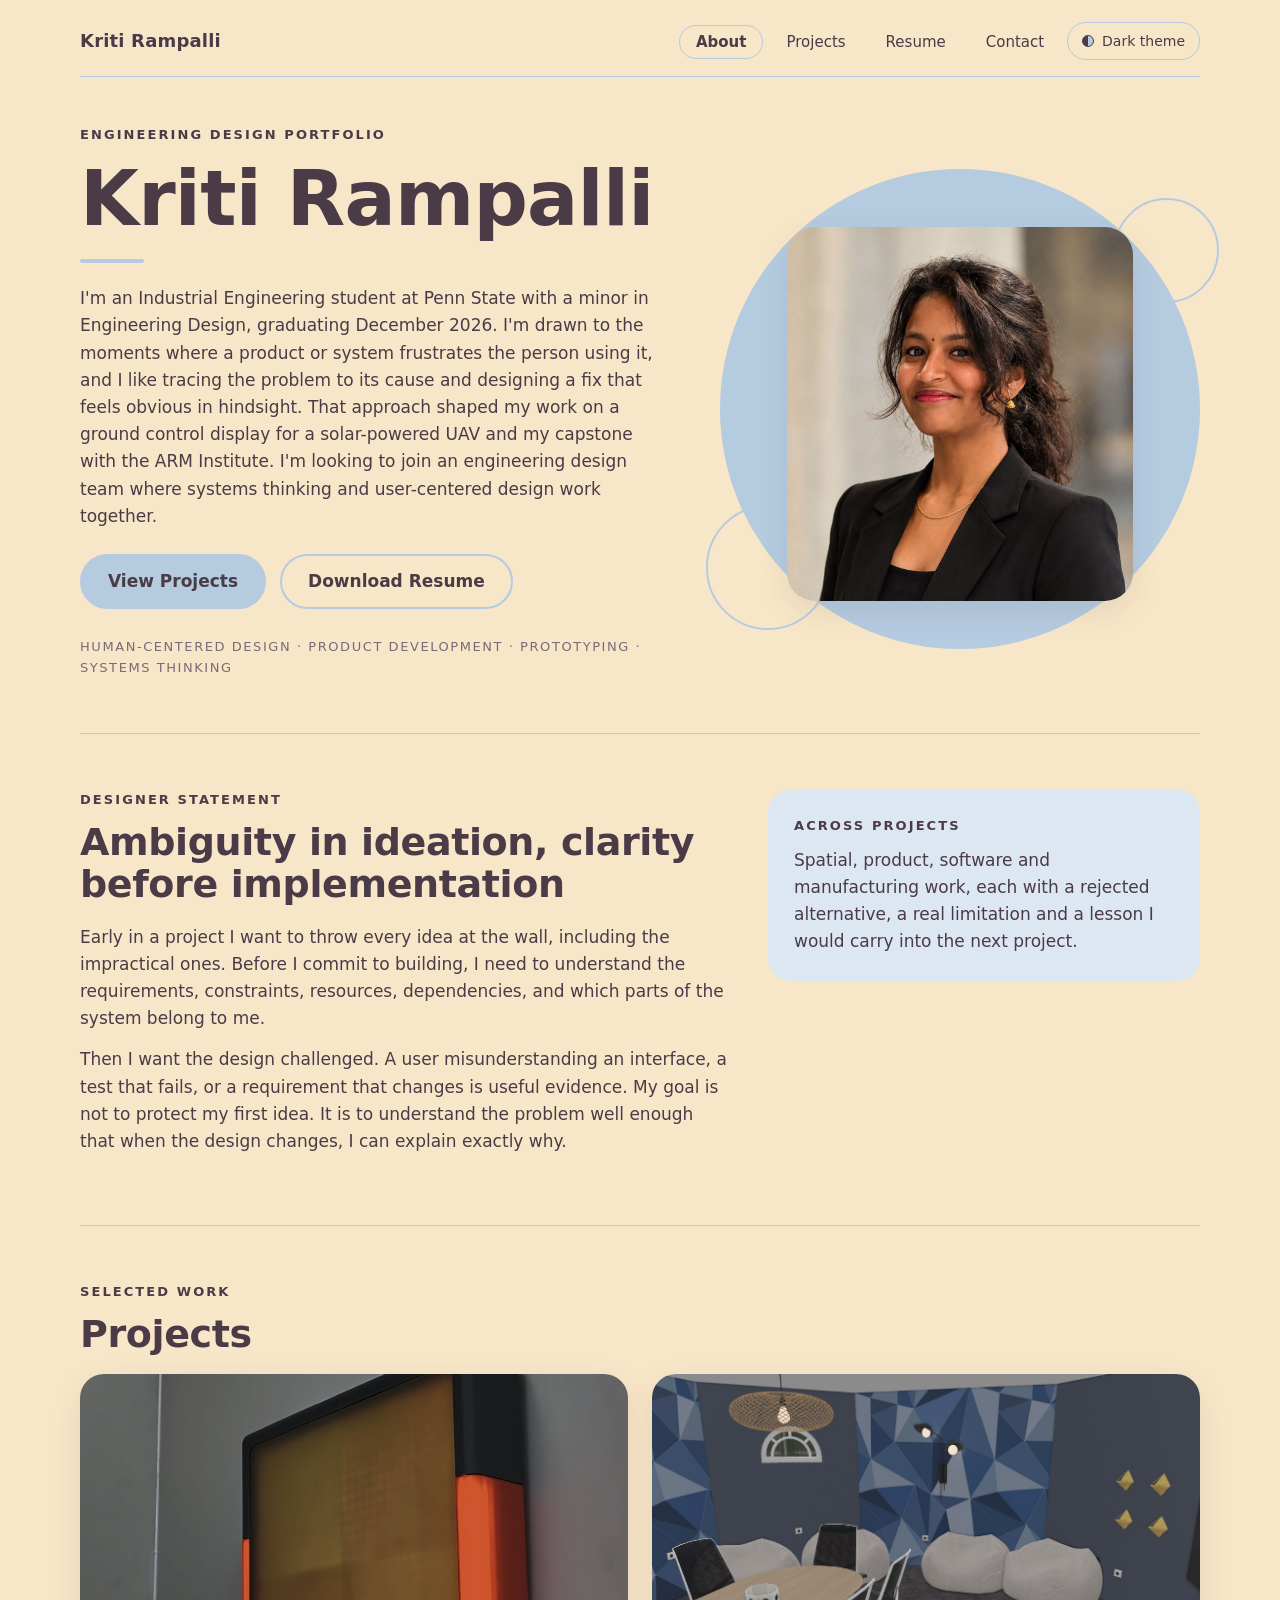
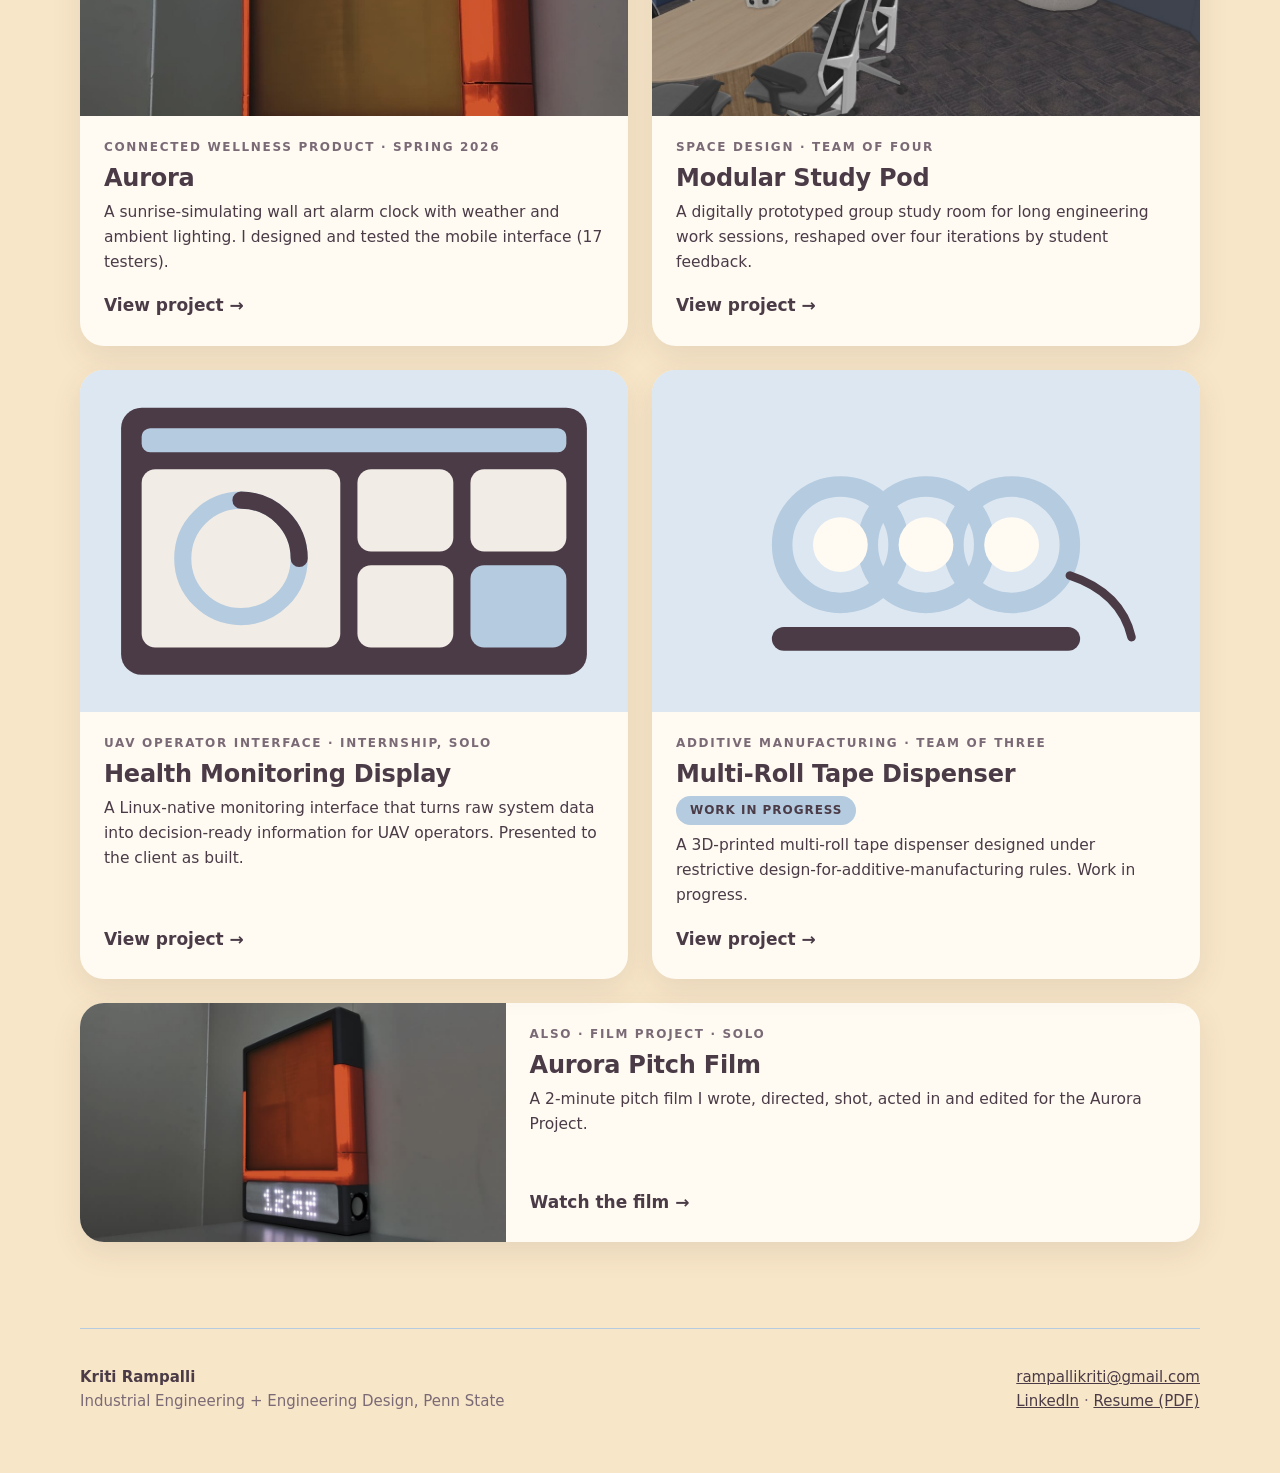
<file: index.html>
<!doctype html>
<html lang="en"><head><meta charset="utf-8"><meta name="viewport" content="width=device-width, initial-scale=1">
<title>Kriti Rampalli | Engineering Design Portfolio</title><meta name="description" content="Engineering design portfolio of Kriti Rampalli: Aurora, Modular Study Pod, Health Monitoring Display and a multi-roll tape dispenser."><script>var d='auto';if(d==='auto'){d=(window.matchMedia&&matchMedia('(prefers-color-scheme: dark)').matches)?'dark':'light'}try{d=localStorage.getItem('kr-theme')||d}catch(e){}if(d==='dark')document.documentElement.setAttribute('data-theme','dark')</script><link rel="stylesheet" href="style.css"></head>
<body><a class="skip" href="#main">Skip to content</a>
<header class="wrap"><nav class="nav" aria-label="Main">
<a class="brand" href="index.html">Kriti Rampalli</a>
<ul><li><a class="link" href="index.html#about" aria-current="page">About</a></li><li><a class="link" href="index.html#projects">Projects</a></li><li><a class="link" href="resume.pdf">Resume</a></li><li><a class="link" href="index.html#contact">Contact</a></li>
<li><button class="toggle" id="themeToggle" type="button" aria-pressed="false"><span class="dot"></span><span id="themeLabel">Dark theme</span></button></li></ul>
</nav></header><main id="main">
<div class="wrap">
<section class="hero" id="about">
<div><p class="eyebrow">Engineering Design Portfolio</p><h1>Kriti Rampalli</h1><div class="rule"></div>
<p class="lede">I'm an Industrial Engineering student at Penn State with a minor in Engineering Design, graduating December 2026. I'm drawn to the moments where a product or system frustrates the person using it, and I like tracing the problem to its cause and designing a fix that feels obvious in hindsight. That approach shaped my work on a ground control display for a solar-powered UAV and my capstone with the ARM Institute. I'm looking to join an engineering design team where systems thinking and user-centered design work together.</p>
<div class="btns"><a class="btn" href="#projects">View Projects</a><a class="btn ghost" href="resume.pdf">Download Resume</a></div>
<p class="tags">Human-Centered Design · Product Development · Prototyping · Systems Thinking</p></div>
<div class="blobwrap"><div class="blob"></div><span class="ring"></span><span class="ring b"></span>
<img src="assets/portrait.jpg" alt="Portrait of Kriti Rampalli smiling, wearing a black blazer" width="860" height="1032"></div>
</section>

<section class="s" id="statement"><div class="cols wide-left"><div><p class="eyebrow">Designer statement</p>
<h2>Ambiguity in ideation, clarity before implementation</h2>
<p>Early in a project I want to throw every idea at the wall, including the impractical ones. Before I commit to building, I need to understand the requirements, constraints, resources, dependencies, and which parts of the system belong to me.</p>
<p>Then I want the design challenged. A user misunderstanding an interface, a test that fails, or a requirement that changes is useful evidence. My goal is not to protect my first idea. It is to understand the problem well enough that when the design changes, I can explain exactly why.</p></div>
<div class="card soft"><p class="eyebrow">Across Projects</p><p style="margin:0">Spatial, product, software and manufacturing work, each with a rejected alternative, a real limitation and a lesson I would carry into the next project.</p></div></div></section>

<section class="s" id="projects"><p class="eyebrow">Selected work</p><h2>Projects</h2>
<div class="grid2"><a class="proj" href="aurora.html"><div class="cover"><img src="assets/hero_square.jpg" alt="Aurora prototype showing an amber light panel above an LED clock display"></div><div class="txt"><div class="kicker">Connected wellness product · Spring 2026</div>
<h3>Aurora</h3><p>A sunrise-simulating wall art alarm clock with weather and ambient lighting. I designed and tested the mobile interface (17 testers).</p><span class="go">View project →</span></div></a><a class="proj" href="study-pod.html"><div class="cover"><img src="assets/pod_final_interior.jpg" alt="3D render of the Modular Study Pod interior with an oval table, black chairs, bean bags and a faceted blue wall"></div><div class="txt"><div class="kicker">Space design · Team of four</div>
<h3>Modular Study Pod</h3><p>A digitally prototyped group study room for long engineering work sessions, reshaped over four iterations by student feedback.</p><span class="go">View project →</span></div></a><a class="proj" href="health-display.html"><div class="cover"><svg viewBox="0 0 320 200" role="img" aria-label="Abstract landscape display layout with a status bar, large overall-state area and component tiles"><rect width="320" height="200" class="svg-soft"/><rect x="24" y="22" width="272" height="156" rx="12" class="svg-strong"/><rect x="36" y="34" width="248" height="14" rx="5" style="fill:var(--accent)"/><rect x="36" y="58" width="116" height="104" rx="8" class="svg-panel" opacity=".92"/><circle cx="94" cy="110" r="34" fill="none" stroke-width="10" style="stroke:var(--accent)"/><path d="M94 76 A34 34 0 0 1 128 110" fill="none" stroke-width="10" stroke-linecap="round" style="stroke:var(--ink)"/><rect x="162" y="58" width="56" height="48" rx="8" class="svg-panel" opacity=".92"/><rect x="228" y="58" width="56" height="48" rx="8" class="svg-panel" opacity=".92"/><rect x="162" y="114" width="56" height="48" rx="8" class="svg-panel" opacity=".92"/><rect x="228" y="114" width="56" height="48" rx="8" style="fill:var(--accent)"/></svg></div><div class="txt"><div class="kicker">UAV operator interface · Internship, solo</div>
<h3>Health Monitoring Display</h3><p>A Linux-native monitoring interface that turns raw system data into decision-ready information for UAV operators. Presented to the client as built.</p><span class="go">View project →</span></div></a><a class="proj" href="tape-dispenser.html"><div class="cover"><svg viewBox="0 0 320 200" role="img" aria-label="Three tape rolls stacked on a simple dispenser outline"><rect width="320" height="200" class="svg-soft"/><rect x="70" y="150" width="180" height="14" rx="7" class="svg-mark"/><g fill="none" stroke-width="12" style="stroke:var(--accent)"><circle cx="110" cy="102" r="34"/><circle cx="160" cy="102" r="34"/><circle cx="210" cy="102" r="34"/></g><g class="svg-panel"><circle cx="110" cy="102" r="16"/><circle cx="160" cy="102" r="16"/><circle cx="210" cy="102" r="16"/></g><path d="M244 120 q30 10 36 36" fill="none" stroke-width="5" stroke-linecap="round" style="stroke:var(--ink)"/></svg></div><div class="txt"><div class="kicker">Additive manufacturing · Team of three</div>
<h3>Multi-Roll Tape Dispenser</h3><span class="pill wip" style="margin:0">Work in progress</span><p>A 3D-printed multi-roll tape dispenser designed under restrictive design-for-additive-manufacturing rules. Work in progress.</p><span class="go">View project →</span></div></a></div>
<a class="proj" href="aurora-pitch-film.html" style="margin-top:24px;flex-direction:row;align-items:stretch"><div class="cover" style="flex:0 0 38%;aspect-ratio:auto;min-height:170px"><img src="assets/film_104.jpg" alt="Still from the Aurora pitch film: the product glowing on a wall"></div><div class="txt"><div class="kicker">Also · Film project · Solo</div><h3>Aurora Pitch Film</h3><p>A 2-minute pitch film I wrote, directed, shot, acted in and edited for the Aurora Project.</p><span class="go">Watch the film →</span></div></a></section>
</div></main><footer class="foot wrap" id="contact"><div class="row"><div><b style="color:var(--ink)">Kriti Rampalli</b><br>Industrial Engineering + Engineering Design, Penn State</div>
<div><a href="mailto:rampallikriti@gmail.com">rampallikriti@gmail.com</a><br><a href="https://www.linkedin.com/in/kriti-rampalli-5b1262251" rel="noopener">LinkedIn</a> · <a href="resume.pdf">Resume (PDF)</a></div></div></footer><script>
(function () {
  var root = document.documentElement, btn = document.getElementById('themeToggle'), lab = document.getElementById('themeLabel');
  function apply(t) { if (t === 'dark') { root.setAttribute('data-theme', 'dark'); } else { root.removeAttribute('data-theme'); }
    if (btn) { btn.setAttribute('aria-pressed', t === 'dark'); lab.textContent = t === 'dark' ? 'Light theme' : 'Dark theme'; } }
  var saved = null; try { saved = localStorage.getItem('kr-theme'); } catch (e) {}
  var def = 'auto'; if (def === 'auto') { def = (window.matchMedia && matchMedia('(prefers-color-scheme: dark)').matches) ? 'dark' : 'light'; }
  apply((saved || def) === 'dark' ? 'dark' : 'light');
  if (btn) btn.addEventListener('click', function () {
    var next = root.getAttribute('data-theme') === 'dark' ? 'light' : 'dark'; apply(next);
    try { localStorage.setItem('kr-theme', next); } catch (e) {} });
})();
</script></body></html>
</file>
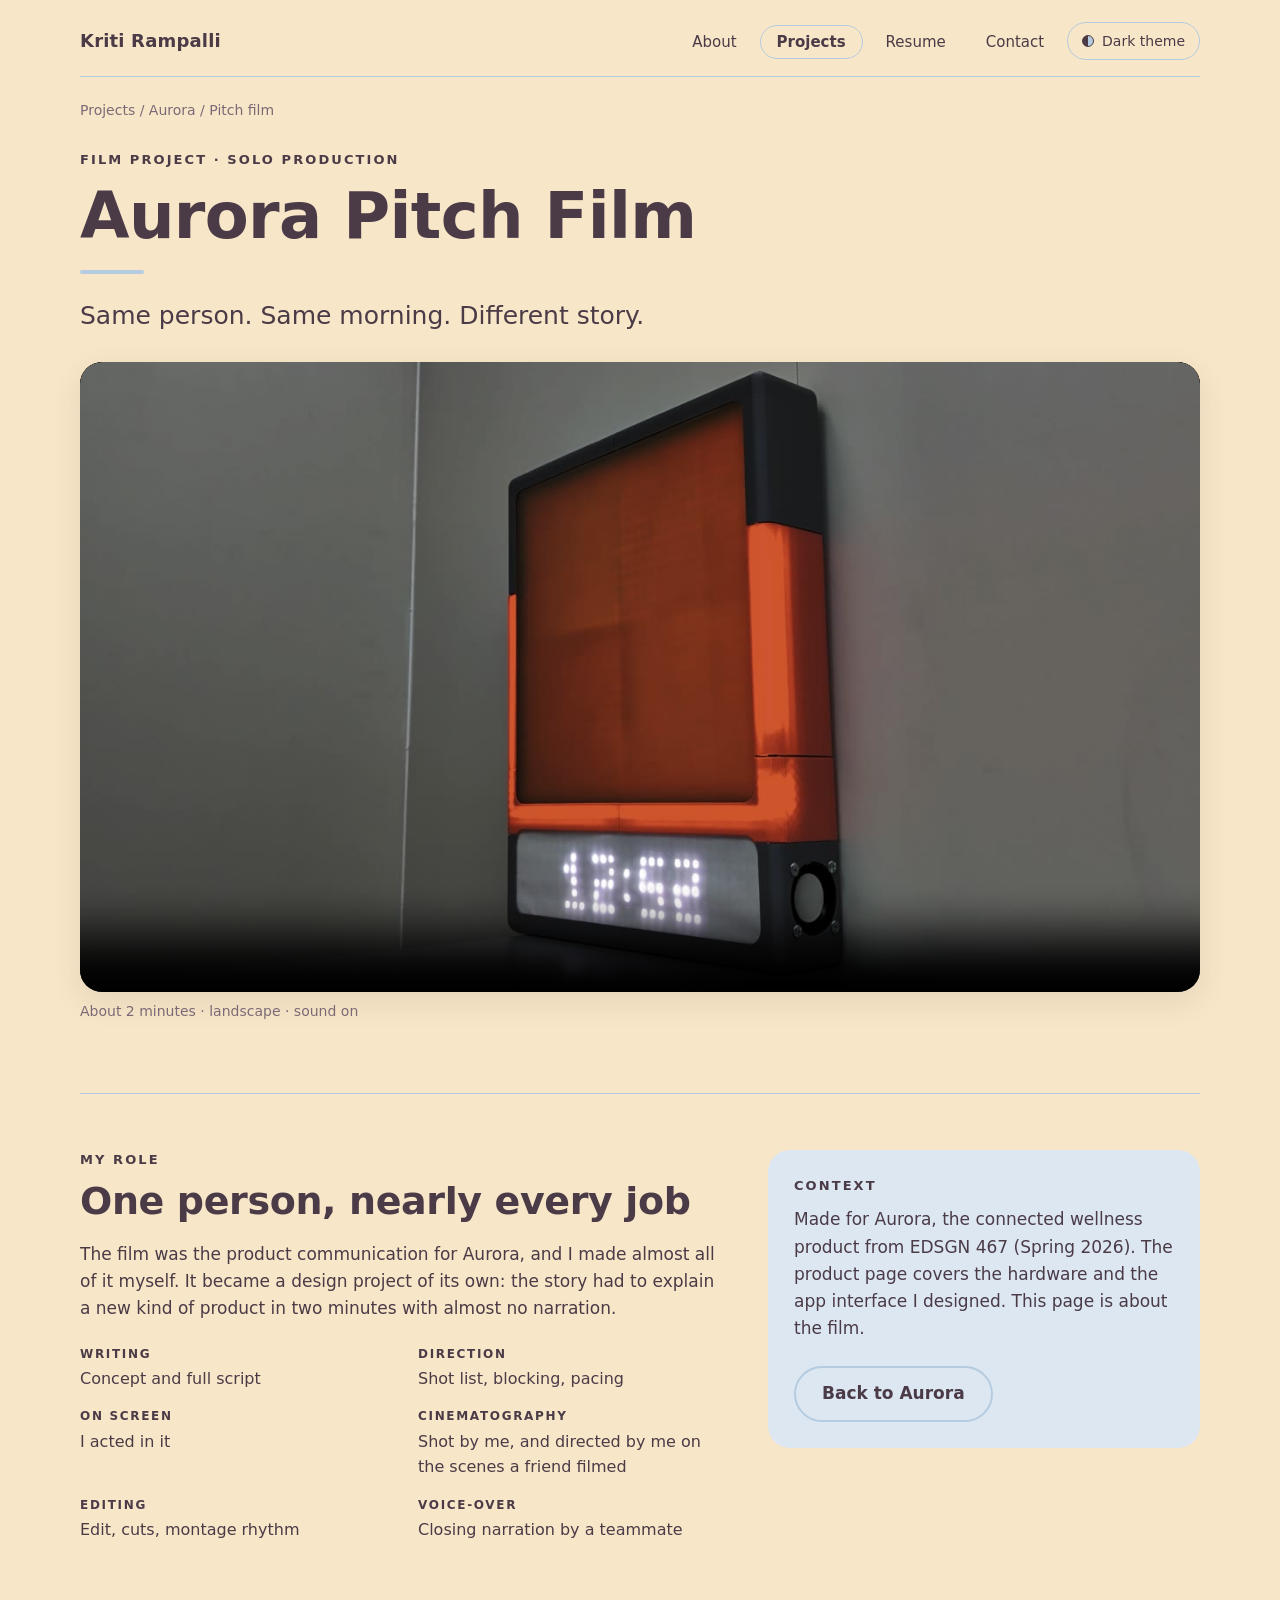
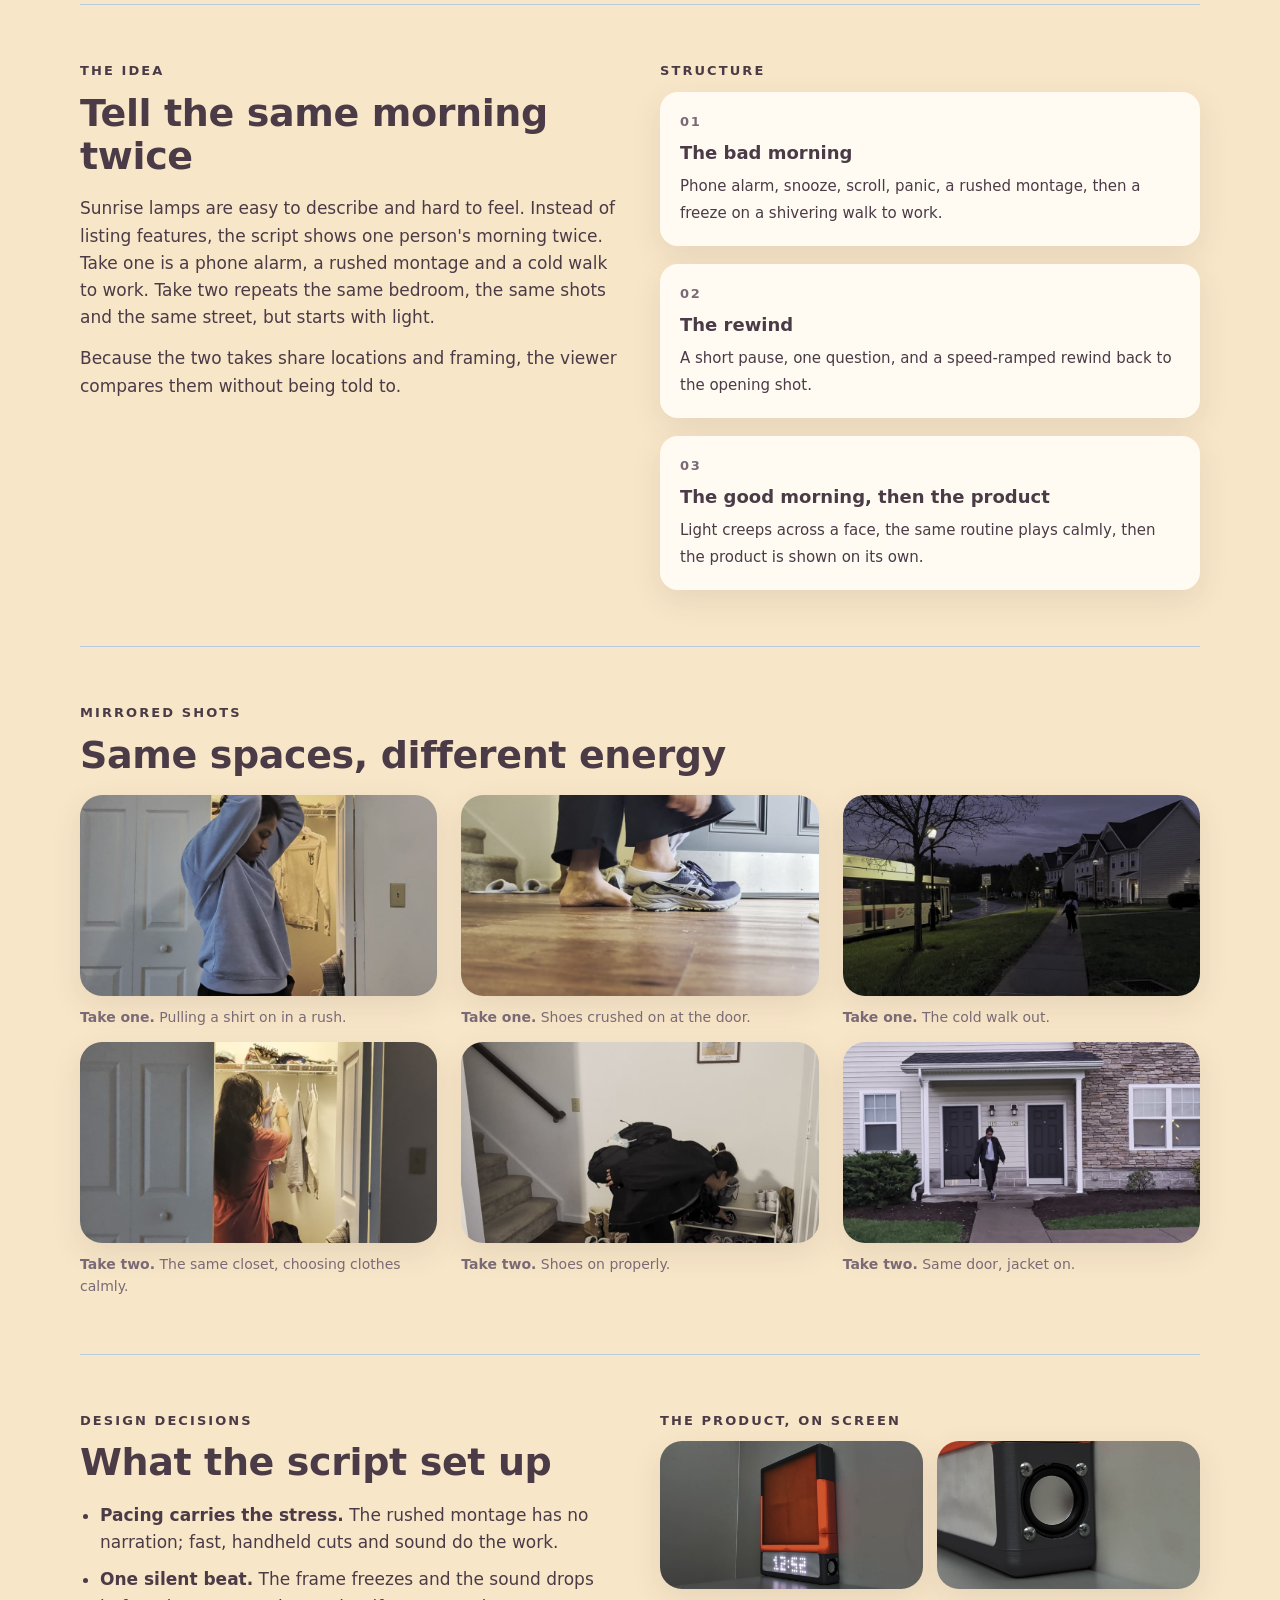
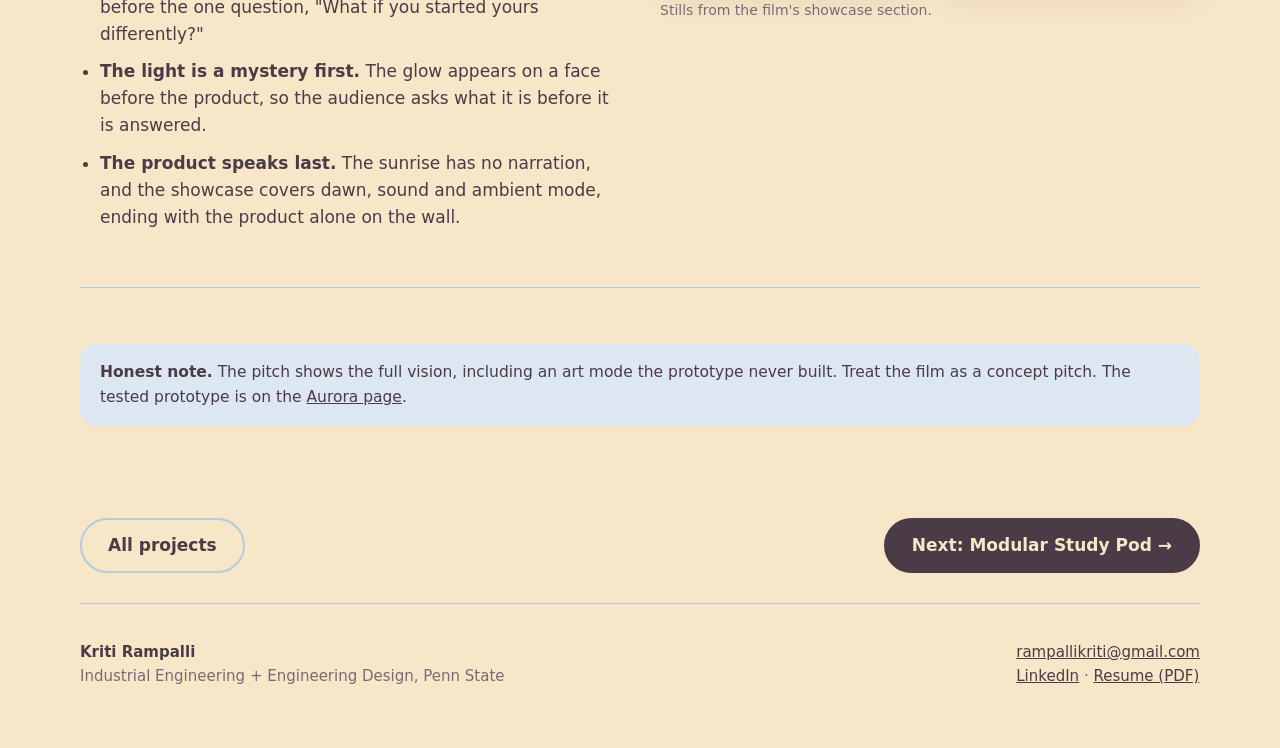
<file: aurora-pitch-film.html>
<!doctype html>
<html lang="en"><head><meta charset="utf-8"><meta name="viewport" content="width=device-width, initial-scale=1">
<title>Aurora Pitch Film | Kriti Rampalli</title><meta name="description" content="Aurora pitch film: a two-minute concept film written, directed, shot, acted and edited by Kriti Rampalli."><script>var d='auto';if(d==='auto'){d=(window.matchMedia&&matchMedia('(prefers-color-scheme: dark)').matches)?'dark':'light'}try{d=localStorage.getItem('kr-theme')||d}catch(e){}if(d==='dark')document.documentElement.setAttribute('data-theme','dark')</script><link rel="stylesheet" href="style.css"></head>
<body><a class="skip" href="#main">Skip to content</a>
<header class="wrap"><nav class="nav" aria-label="Main">
<a class="brand" href="index.html">Kriti Rampalli</a>
<ul><li><a class="link" href="index.html#about">About</a></li><li><a class="link" href="index.html#projects" aria-current="page">Projects</a></li><li><a class="link" href="resume.pdf">Resume</a></li><li><a class="link" href="index.html#contact">Contact</a></li>
<li><button class="toggle" id="themeToggle" type="button" aria-pressed="false"><span class="dot"></span><span id="themeLabel">Dark theme</span></button></li></ul>
</nav></header><main id="main">
<div class="wrap">
<div class="crumb"><a href="index.html#projects">Projects</a> / <a href="aurora.html">Aurora</a> / Pitch film</div>
<section class="s first" style="padding-top:28px">
<p class="eyebrow">Film project · Solo production</p><h1 style="font-size:clamp(36px,6vw,64px)">Aurora Pitch Film</h1><div class="rule"></div>
<p class="sub">Same person. Same morning. Different story.</p>
<div class="photo" style="margin:26px 0 8px;background:#000"><video controls preload="metadata" poster="assets/poster.jpg" aria-label="Aurora pitch film, about 2 minutes"><source src="assets/aurora_pitch_film.mp4" type="video/mp4">Your browser can't play this video.</video></div>
<p style="font-size:14px;color:var(--muted)">About 2 minutes · landscape · sound on</p>
</section>

<section class="s" id="role"><div class="cols wide-left"><div><p class="eyebrow">My role</p><h2>One person, nearly every job</h2>
<p>The film was the product communication for Aurora, and I made almost all of it myself. It became a design project of its own: the story had to explain a new kind of product in two minutes with almost no narration.</p>
<dl class="meta"><div><dt>Writing</dt><dd>Concept and full script</dd></div><div><dt>Direction</dt><dd>Shot list, blocking, pacing</dd></div><div><dt>On screen</dt><dd>I acted in it</dd></div><div><dt>Cinematography</dt><dd>Shot by me, and directed by me on the scenes a friend filmed</dd></div><div><dt>Editing</dt><dd>Edit, cuts, montage rhythm</dd></div><div><dt>Voice-over</dt><dd>Closing narration by a teammate</dd></div></dl></div>
<div class="card soft"><p class="eyebrow">Context</p><p style="margin:0">Made for Aurora, the connected wellness product from EDSGN 467 (Spring 2026). The product page covers the hardware and the app interface I designed. This page is about the film.</p><div class="btns"><a class="btn ghost" href="aurora.html">Back to Aurora</a></div></div></div></section>

<section class="s" id="idea"><div class="cols"><div><p class="eyebrow">The idea</p><h2>Tell the same morning twice</h2>
<p>Sunrise lamps are easy to describe and hard to feel. Instead of listing features, the script shows one person's morning twice. Take one is a phone alarm, a rushed montage and a cold walk to work. Take two repeats the same bedroom, the same shots and the same street, but starts with light.</p>
<p>Because the two takes share locations and framing, the viewer compares them without being told to.</p></div>
<div><p class="eyebrow">Structure</p><ol class="steps" style="grid-template-columns:1fr;margin:0"><li><b>The bad morning</b><span>Phone alarm, snooze, scroll, panic, a rushed montage, then a freeze on a shivering walk to work.</span></li><li><b>The rewind</b><span>A short pause, one question, and a speed-ramped rewind back to the opening shot.</span></li><li><b>The good morning, then the product</b><span>Light creeps across a face, the same routine plays calmly, then the product is shown on its own.</span></li></ol></div></div></section>

<section class="s" id="mirror"><p class="eyebrow">Mirrored shots</p><h2>Same spaces, different energy</h2>
<div class="grid3">
<figure><div class="photo"><img src="assets/film_16.jpg" alt="Take one: pulling a sweatshirt on in a rush at the closet door"></div><figcaption><b>Take one.</b> Pulling a shirt on in a rush.</figcaption><div class="photo" style="margin-top:14px"><img src="assets/film_64.jpg" alt="Take two: calmly choosing clothes from the same closet"></div><figcaption><b>Take two.</b> The same closet, choosing clothes calmly.</figcaption></figure>
<figure><div class="photo"><img src="assets/film_24.jpg" alt="Take one: feet pushing into shoes with the backs folded down"></div><figcaption><b>Take one.</b> Shoes crushed on at the door.</figcaption><div class="photo" style="margin-top:14px"><img src="assets/film_80.jpg" alt="Take two: sitting to put on shoes properly"></div><figcaption><b>Take two.</b> Shoes on properly.</figcaption></figure>
<figure><div class="photo"><img src="assets/film_40.jpg" alt="Take one: a figure walking along a dark, wet street at dusk"></div><figcaption><b>Take one.</b> The cold walk out.</figcaption><div class="photo" style="margin-top:14px"><img src="assets/film_96.jpg" alt="Take two: leaving the front door with a jacket on"></div><figcaption><b>Take two.</b> Same door, jacket on.</figcaption></figure></div></section>

<section class="s" id="decisions"><div class="cols"><div><p class="eyebrow">Design decisions</p><h2>What the script set up</h2>
<ul style="padding-left:20px;margin:0">
<li style="margin-bottom:10px"><b>Pacing carries the stress.</b> The rushed montage has no narration; fast, handheld cuts and sound do the work.</li>
<li style="margin-bottom:10px"><b>One silent beat.</b> The frame freezes and the sound drops before the one question, "What if you started yours differently?"</li>
<li style="margin-bottom:10px"><b>The light is a mystery first.</b> The glow appears on a face before the product, so the audience asks what it is before it is answered.</li>
<li><b>The product speaks last.</b> The sunrise has no narration, and the showcase covers dawn, sound and ambient mode, ending with the product alone on the wall.</li></ul></div>
<div><p class="eyebrow">The product, on screen</p><div class="grid2" style="gap:14px"><div class="photo"><img src="assets/film_104.jpg" alt="The Aurora prototype glowing orange with a clock display"></div><div class="photo"><img src="assets/film_112.jpg" alt="Close-up of the Aurora speaker"></div></div><p style="font-size:14px;color:var(--muted);margin-top:10px">Stills from the film's showcase section.</p></div></div></section>

<section class="s" id="honest"><div class="note"><b>Honest note.</b> The pitch shows the full vision, including an art mode the prototype never built. Treat the film as a concept pitch. The tested prototype is on the <a href="aurora.html">Aurora page</a>.</div></section>
</div></main><div class="next wrap" style="padding:36px 0 0"><a class="btn ghost" href="index.html#projects">All projects</a><a class="btn strong" href="study-pod.html">Next: Modular Study Pod →</a></div><footer class="foot wrap" id="contact"><div class="row"><div><b style="color:var(--ink)">Kriti Rampalli</b><br>Industrial Engineering + Engineering Design, Penn State</div>
<div><a href="mailto:rampallikriti@gmail.com">rampallikriti@gmail.com</a><br><a href="https://www.linkedin.com/in/kriti-rampalli-5b1262251" rel="noopener">LinkedIn</a> · <a href="resume.pdf">Resume (PDF)</a></div></div></footer><script>
(function () {
  var root = document.documentElement, btn = document.getElementById('themeToggle'), lab = document.getElementById('themeLabel');
  function apply(t) { if (t === 'dark') { root.setAttribute('data-theme', 'dark'); } else { root.removeAttribute('data-theme'); }
    if (btn) { btn.setAttribute('aria-pressed', t === 'dark'); lab.textContent = t === 'dark' ? 'Light theme' : 'Dark theme'; } }
  var saved = null; try { saved = localStorage.getItem('kr-theme'); } catch (e) {}
  var def = 'auto'; if (def === 'auto') { def = (window.matchMedia && matchMedia('(prefers-color-scheme: dark)').matches) ? 'dark' : 'light'; }
  apply((saved || def) === 'dark' ? 'dark' : 'light');
  if (btn) btn.addEventListener('click', function () {
    var next = root.getAttribute('data-theme') === 'dark' ? 'light' : 'dark'; apply(next);
    try { localStorage.setItem('kr-theme', next); } catch (e) {} });
})();
</script></body></html>
</file>
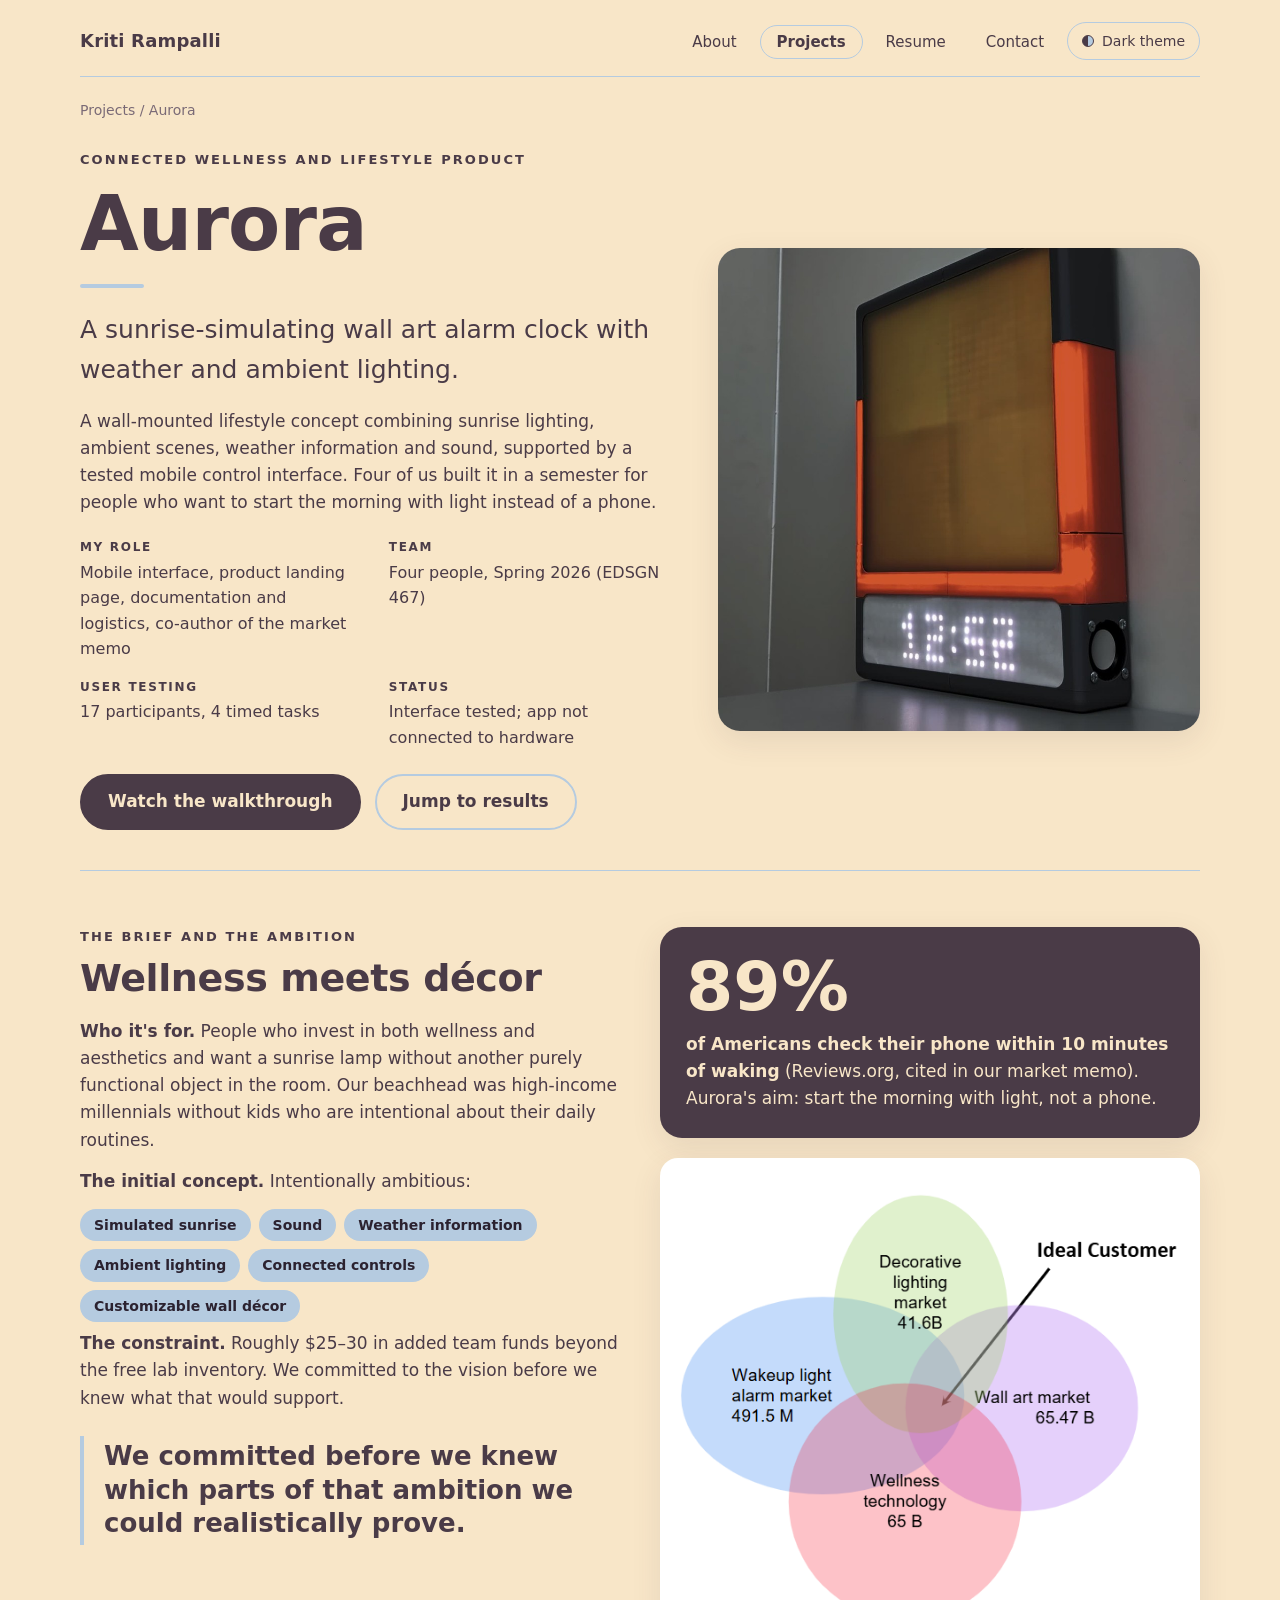
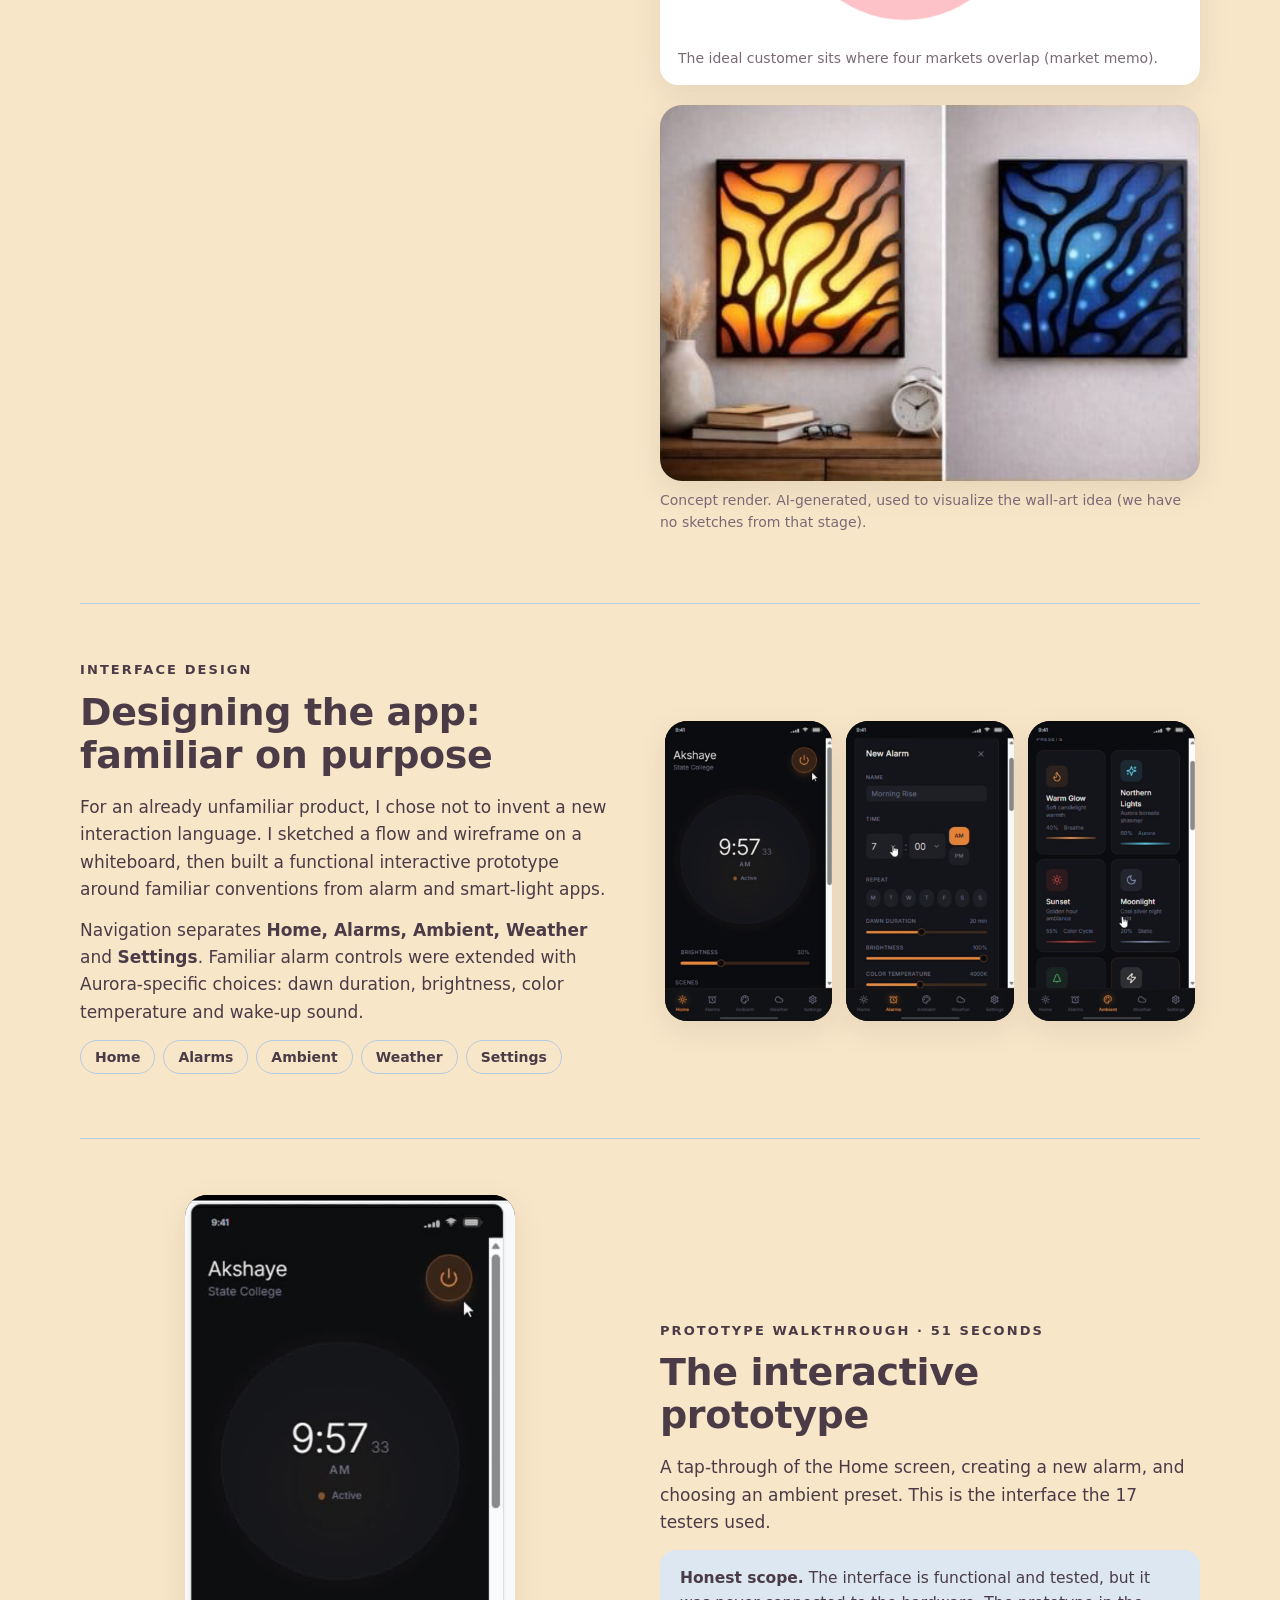
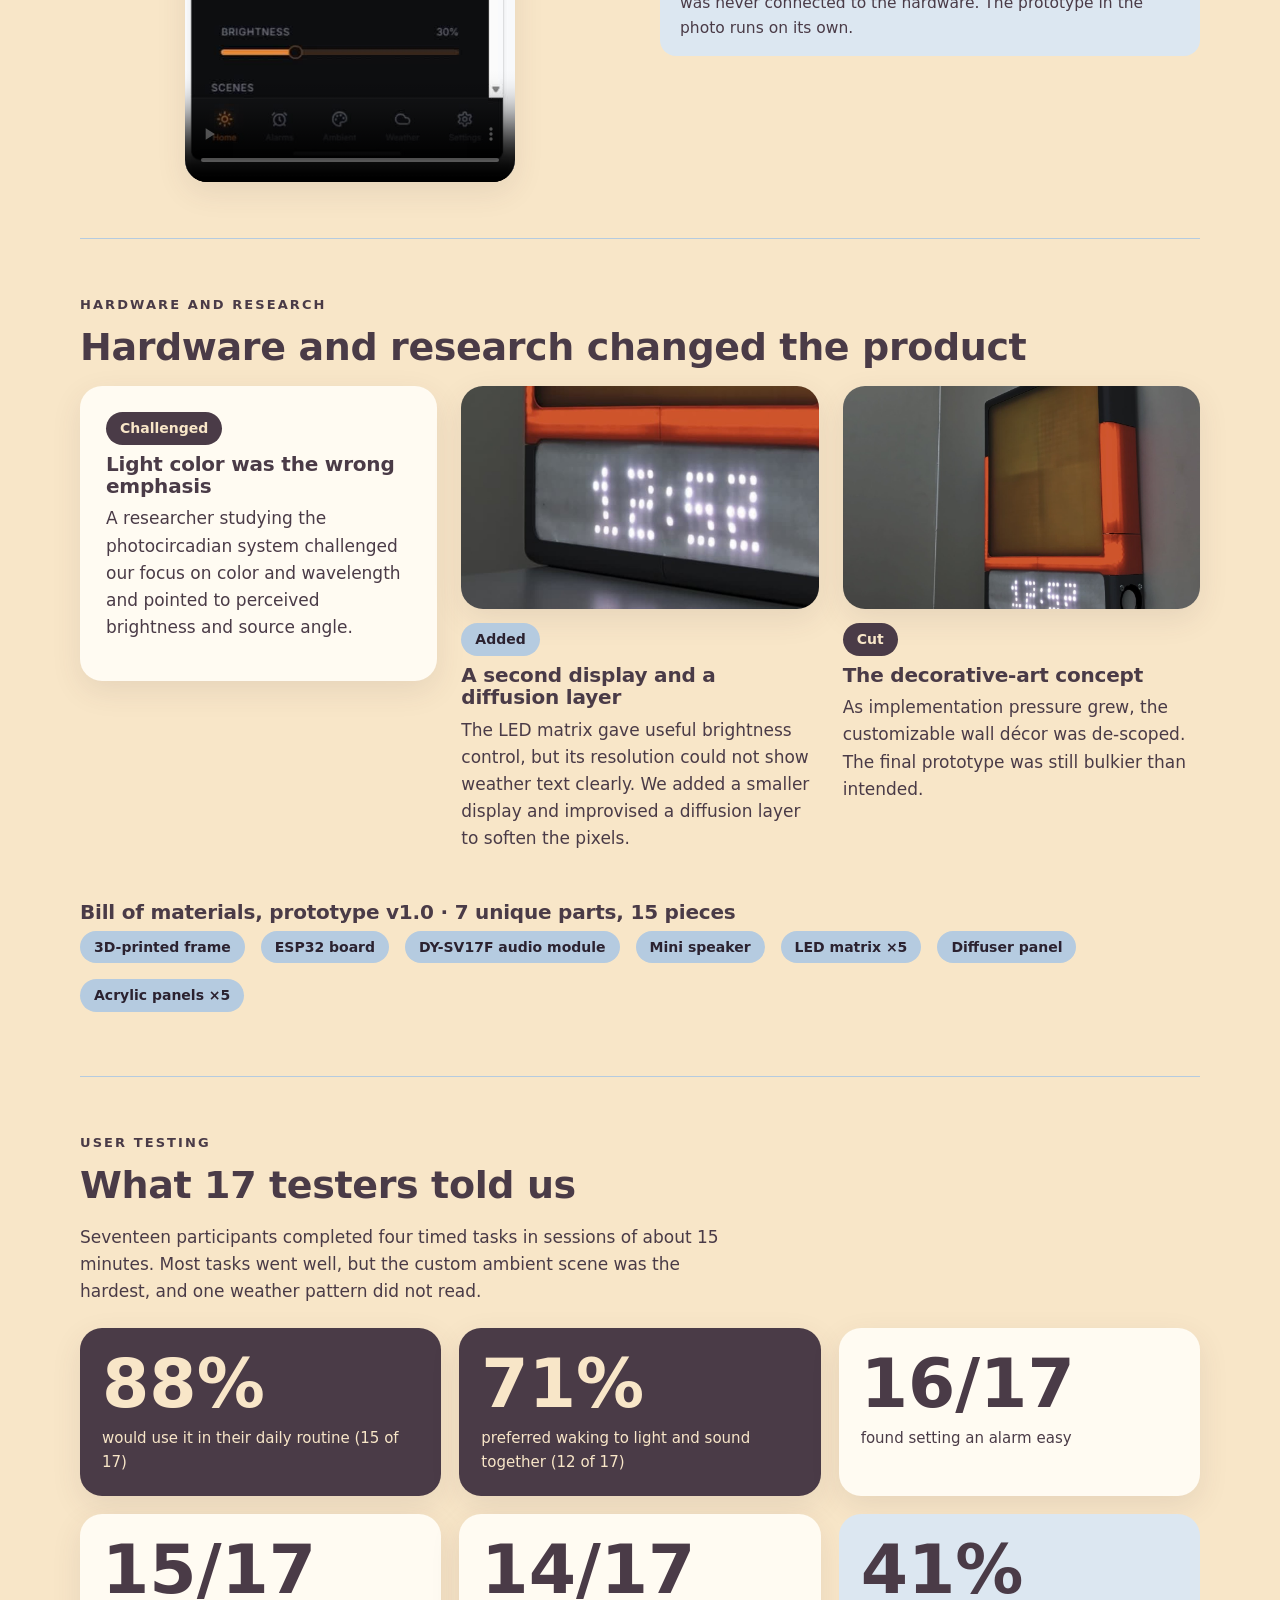
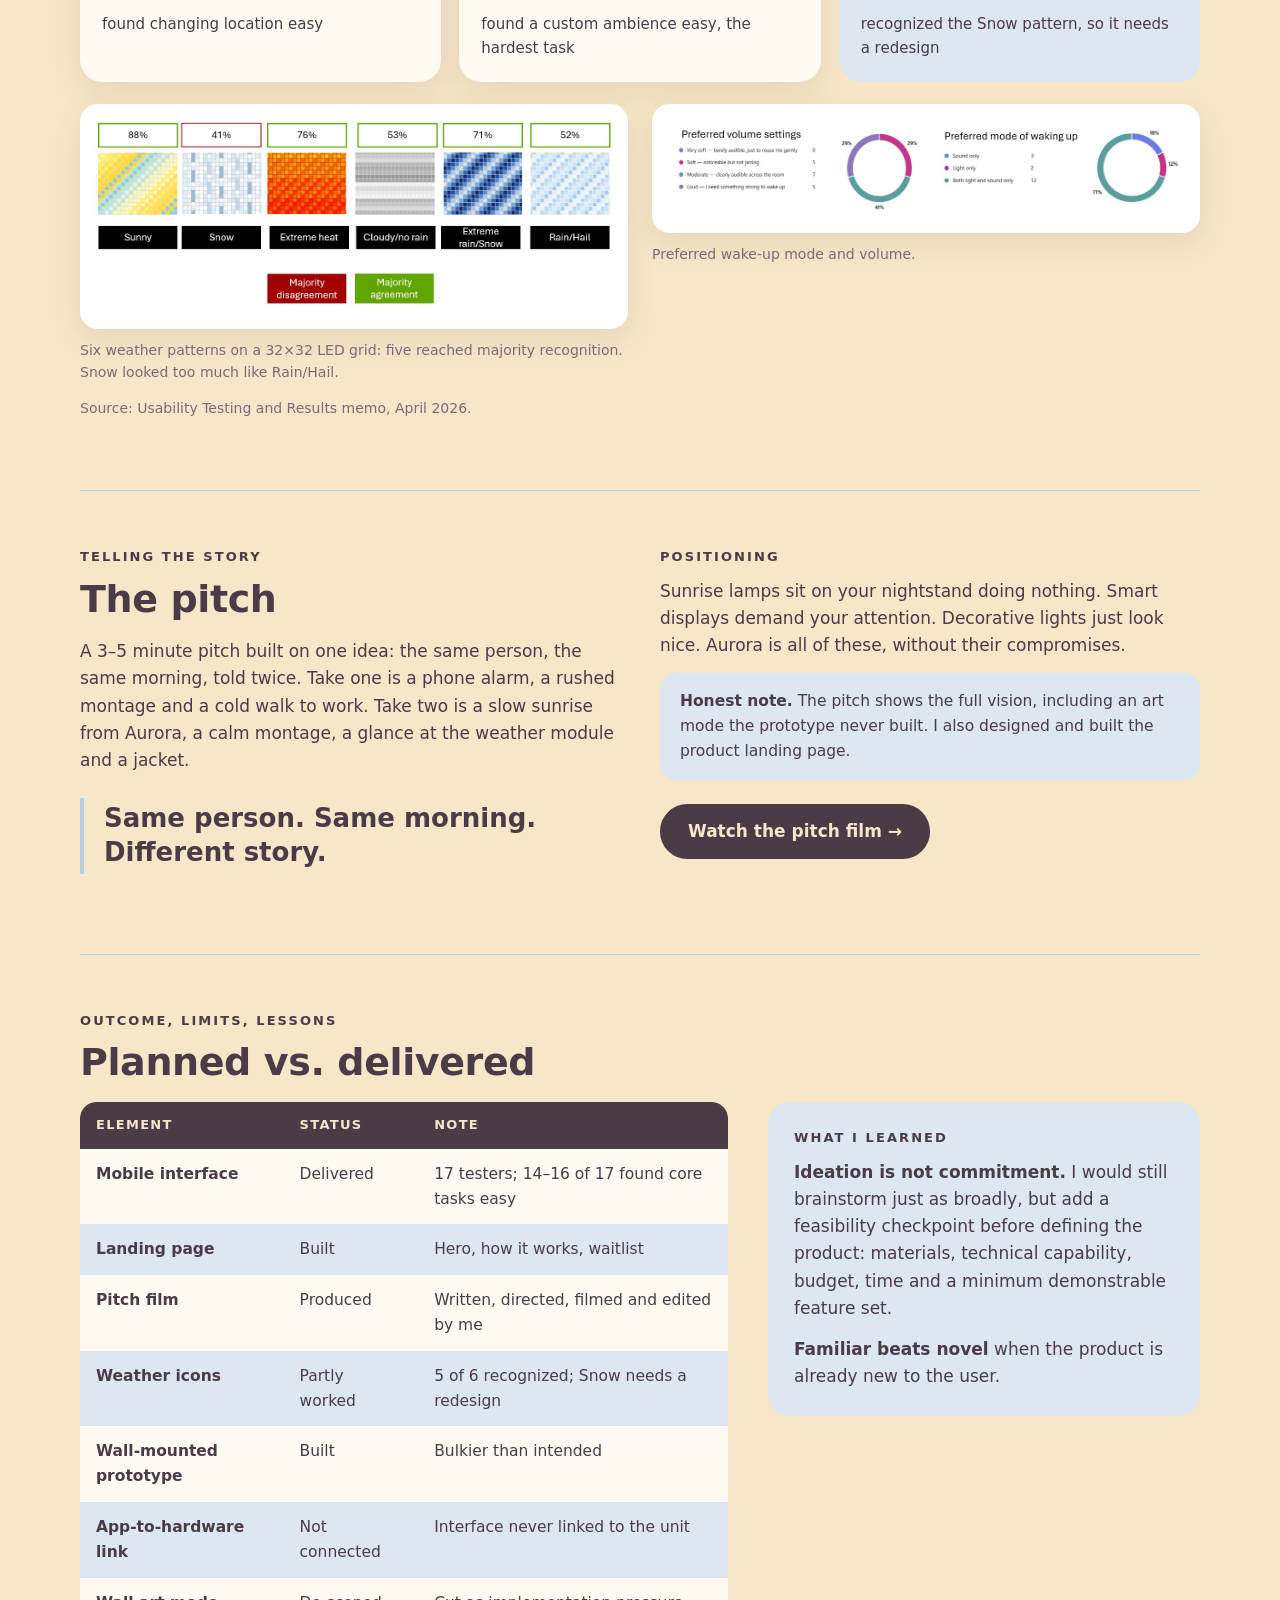
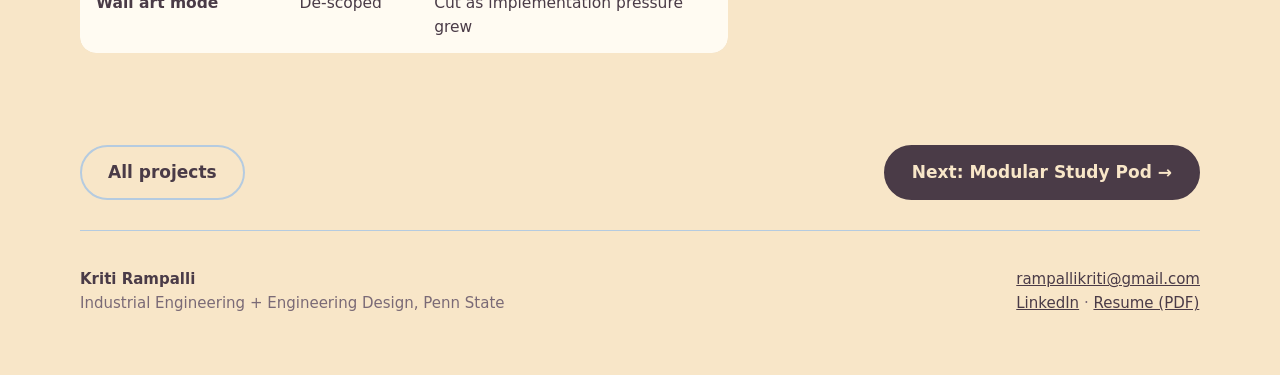
<file: aurora.html>
<!doctype html>
<html lang="en"><head><meta charset="utf-8"><meta name="viewport" content="width=device-width, initial-scale=1">
<title>Aurora | Kriti Rampalli</title><meta name="description" content="Aurora: a sunrise-simulating wall art alarm clock with weather and ambient lighting. Mobile interface designed and tested with 17 users."><script>var d='auto';if(d==='auto'){d=(window.matchMedia&&matchMedia('(prefers-color-scheme: dark)').matches)?'dark':'light'}try{d=localStorage.getItem('kr-theme')||d}catch(e){}if(d==='dark')document.documentElement.setAttribute('data-theme','dark')</script><link rel="stylesheet" href="style.css"></head>
<body><a class="skip" href="#main">Skip to content</a>
<header class="wrap"><nav class="nav" aria-label="Main">
<a class="brand" href="index.html">Kriti Rampalli</a>
<ul><li><a class="link" href="index.html#about">About</a></li><li><a class="link" href="index.html#projects" aria-current="page">Projects</a></li><li><a class="link" href="resume.pdf">Resume</a></li><li><a class="link" href="index.html#contact">Contact</a></li>
<li><button class="toggle" id="themeToggle" type="button" aria-pressed="false"><span class="dot"></span><span id="themeLabel">Dark theme</span></button></li></ul>
</nav></header><main id="main">
<div class="wrap">
<div class="crumb"><a href="index.html#projects">Projects</a> / Aurora</div>
<section class="hero" style="padding-top:28px">
<div><p class="eyebrow">Connected wellness and lifestyle product</p><h1>Aurora</h1><div class="rule"></div>
<p class="sub">A sunrise-simulating wall art alarm clock with weather and ambient lighting.</p>
<p>A wall-mounted lifestyle concept combining sunrise lighting, ambient scenes, weather information and sound, supported by a tested mobile control interface. Four of us built it in a semester for people who want to start the morning with light instead of a phone.</p>
<dl class="meta"><div><dt>My role</dt><dd>Mobile interface, product landing page, documentation and logistics, co-author of the market memo</dd></div><div><dt>Team</dt><dd>Four people, Spring 2026 (EDSGN 467)</dd></div><div><dt>User testing</dt><dd>17 participants, 4 timed tasks</dd></div><div><dt>Status</dt><dd>Interface tested; app not connected to hardware</dd></div></dl>
<div class="btns"><a class="btn strong" href="#walkthrough">Watch the walkthrough</a><a class="btn ghost" href="#results">Jump to results</a></div></div>
<div class="photo" style="aspect-ratio:1"><img src="assets/hero_square.jpg" alt="Aurora prototype: an orange and black frame with an amber light panel above a white LED clock reading 12:52 and a speaker" width="1000" height="957"></div>
</section>

<section class="s" id="brief"><div class="cols"><div><p class="eyebrow">The brief and the ambition</p><h2>Wellness meets décor</h2>
<p><b>Who it's for.</b> People who invest in both wellness and aesthetics and want a sunrise lamp without another purely functional object in the room. Our beachhead was high-income millennials without kids who are intentional about their daily routines.</p>
<p><b>The initial concept.</b> Intentionally ambitious:</p>
<div><span class="pill">Simulated sunrise</span><span class="pill">Sound</span><span class="pill">Weather information</span><span class="pill">Ambient lighting</span><span class="pill">Connected controls</span><span class="pill">Customizable wall décor</span></div>
<p><b>The constraint.</b> Roughly $25–30 in added team funds beyond the free lab inventory. We committed to the vision before we knew what that would support.</p>
<div class="pull">We committed before we knew which parts of that ambition we could realistically prove.</div></div>
<div><div class="card strong"><div class="stat">89%</div><p style="margin:10px 0 0"><b>of Americans check their phone within 10 minutes of waking</b> (Reviews.org, cited in our market memo). Aurora's aim: start the morning with light, not a phone.</p></div>
<div class="fig" style="margin-top:20px"><img src="assets/venn.png" alt="Venn diagram of four markets: wake-up lights, decorative lighting, wall art and wellness technology, with the ideal customer at the overlap"><figcaption style="padding:0 6px 4px">The ideal customer sits where four markets overlap (market memo).</figcaption></div>
<div class="photo" style="margin-top:20px"><img src="assets/concept_gen.png" alt="AI-generated concept render of two backlit wall art panels, one amber and one blue"></div>
<p style="font-size:14px;color:var(--muted);margin-top:8px">Concept render. AI-generated, used to visualize the wall-art idea (we have no sketches from that stage).</p></div></div></section>

<section class="s" id="interface"><div class="cols center"><div><p class="eyebrow">Interface design</p><h2>Designing the app: familiar on purpose</h2>
<p>For an already unfamiliar product, I chose not to invent a new interaction language. I sketched a flow and wireframe on a whiteboard, then built a functional interactive prototype around familiar conventions from alarm and smart-light apps.</p>
<p>Navigation separates <b>Home, Alarms, Ambient, Weather</b> and <b>Settings</b>. Familiar alarm controls were extended with Aurora-specific choices: dawn duration, brightness, color temperature and wake-up sound.</p>
<div><span class="pill outline">Home</span><span class="pill outline">Alarms</span><span class="pill outline">Ambient</span><span class="pill outline">Weather</span><span class="pill outline">Settings</span></div></div>
<div class="phones"><img src="assets/app_home.png" alt="Aurora app home screen with clock, brightness slider and scenes"><img src="assets/app_alarm.png" alt="Aurora app new alarm screen with dawn duration, brightness and color temperature sliders"><img src="assets/app_ambient.png" alt="Aurora app ambient presets such as Warm Glow, Northern Lights, Sunset and Moonlight"></div></div></section>

<section class="s" id="walkthrough"><div class="cols center"><div class="videoframe"><video controls preload="metadata" poster="assets/walkthrough_poster.jpg" aria-label="51 second walkthrough of the Aurora app prototype"><source src="assets/aurora_app_walkthrough.mp4" type="video/mp4">Your browser can't play this video.</video></div>
<div><p class="eyebrow">Prototype walkthrough · 51 seconds</p><h2>The interactive prototype</h2><p>A tap-through of the Home screen, creating a new alarm, and choosing an ambient preset. This is the interface the 17 testers used.</p>
<div class="note"><b>Honest scope.</b> The interface is functional and tested, but it was never connected to the hardware. The prototype in the photo runs on its own.</div></div></div></section>

<section class="s" id="hardware"><p class="eyebrow">Hardware and research</p><h2>Hardware and research changed the product</h2>
<div class="grid3"><div><div class="card" style="min-height:230px"><span class="pill dark">Challenged</span><h3>Light color was the wrong emphasis</h3><p>A researcher studying the photocircadian system challenged our focus on color and wavelength and pointed to perceived brightness and source angle.</p></div></div>
<div><div class="photo" style="aspect-ratio:16/10"><img src="assets/led_clock.jpg" alt="Close-up of the LED matrix clock display glowing white"></div><span class="pill" style="margin-top:14px">Added</span><h3>A second display and a diffusion layer</h3><p>The LED matrix gave useful brightness control, but its resolution could not show weather text clearly. We added a smaller display and improvised a diffusion layer to soften the pixels.</p></div>
<div><div class="photo" style="aspect-ratio:16/10"><img src="assets/proto_wide.jpg" alt="Side view of the final Aurora prototype"></div><span class="pill dark" style="margin-top:14px">Cut</span><h3>The decorative-art concept</h3><p>As implementation pressure grew, the customizable wall décor was de-scoped. The final prototype was still bulkier than intended.</p></div></div>
<h3 style="margin-top:34px">Bill of materials, prototype v1.0 · 7 unique parts, 15 pieces</h3>
<div class="bar"><span class="pill">3D-printed frame</span><span class="pill">ESP32 board</span><span class="pill">DY-SV17F audio module</span><span class="pill">Mini speaker</span><span class="pill">LED matrix ×5</span><span class="pill">Diffuser panel</span><span class="pill">Acrylic panels ×5</span></div></section>

<section class="s" id="results"><p class="eyebrow">User testing</p><h2>What 17 testers told us</h2>
<p style="max-width:62ch">Seventeen participants completed four timed tasks in sessions of about 15 minutes. Most tasks went well, but the custom ambient scene was the hardest, and one weather pattern did not read.</p>
<div class="stats stats3">
<div class="card strong"><div class="stat">88%</div><p>would use it in their daily routine (15 of 17)</p></div>
<div class="card strong"><div class="stat">71%</div><p>preferred waking to light and sound together (12 of 17)</p></div>
<div class="card"><div class="stat">16/17</div><p>found setting an alarm easy</p></div>
<div class="card"><div class="stat">15/17</div><p>found changing location easy</p></div>
<div class="card"><div class="stat">14/17</div><p>found a custom ambience easy, the hardest task</p></div>
<div class="card soft"><div class="stat">41%</div><p>recognized the Snow pattern, so it needs a redesign</p></div></div>
<div class="grid2"><figure><div class="fig"><img src="assets/fig_weather.png" alt="Chart of six pixel weather patterns and the percent of testers who matched each: Sunny 88%, Snow 41%, Extreme heat 76%, Cloudy 53%, Extreme rain 71%, Rain/Hail 52%"></div><figcaption>Six weather patterns on a 32×32 LED grid: five reached majority recognition. Snow looked too much like Rain/Hail.</figcaption></figure>
<figure><div class="fig"><img src="assets/fig_prefs.png" alt="Charts of preferred wake-up volume settings and preferred mode of waking up"></div><figcaption>Preferred wake-up mode and volume.</figcaption></figure></div>
<p style="font-size:14px;color:var(--muted);margin-top:14px">Source: Usability Testing and Results memo, April 2026.</p></section>

<section class="s" id="story"><div class="cols"><div><p class="eyebrow">Telling the story</p><h2>The pitch</h2>
<p>A 3–5 minute pitch built on one idea: the same person, the same morning, told twice. Take one is a phone alarm, a rushed montage and a cold walk to work. Take two is a slow sunrise from Aurora, a calm montage, a glance at the weather module and a jacket.</p>
<div class="pull">Same person. Same morning. Different story.</div></div>
<div><p class="eyebrow">Positioning</p><p>Sunrise lamps sit on your nightstand doing nothing. Smart displays demand your attention. Decorative lights just look nice. Aurora is all of these, without their compromises.</p>
<div class="note"><b>Honest note.</b> The pitch shows the full vision, including an art mode the prototype never built. I also designed and built the product landing page.</div>
<div class="btns"><a class="btn strong" href="aurora-pitch-film.html">Watch the pitch film →</a></div></div></div></section>

<section class="s" id="outcome"><p class="eyebrow">Outcome, limits, lessons</p><h2>Planned vs. delivered</h2>
<div class="cols wide-left"><div class="tablewrap"><table><thead><tr><th>Element</th><th>Status</th><th>Note</th></tr></thead><tbody>
<tr><td>Mobile interface</td><td>Delivered</td><td>17 testers; 14–16 of 17 found core tasks easy</td></tr>
<tr><td>Landing page</td><td>Built</td><td>Hero, how it works, waitlist</td></tr>
<tr><td>Pitch film</td><td>Produced</td><td>Written, directed, filmed and edited by me</td></tr>
<tr><td>Weather icons</td><td>Partly worked</td><td>5 of 6 recognized; Snow needs a redesign</td></tr>
<tr><td>Wall-mounted prototype</td><td>Built</td><td>Bulkier than intended</td></tr>
<tr><td>App-to-hardware link</td><td>Not connected</td><td>Interface never linked to the unit</td></tr>
<tr><td>Wall art mode</td><td>De-scoped</td><td>Cut as implementation pressure grew</td></tr></tbody></table></div>
<div class="card soft"><p class="eyebrow">What I learned</p><p><b>Ideation is not commitment.</b> I would still brainstorm just as broadly, but add a feasibility checkpoint before defining the product: materials, technical capability, budget, time and a minimum demonstrable feature set.</p><p style="margin:0"><b>Familiar beats novel</b> when the product is already new to the user.</p></div></div></section>
</div></main><div class="next wrap" style="padding:36px 0 0"><a class="btn ghost" href="index.html#projects">All projects</a><a class="btn strong" href="study-pod.html">Next: Modular Study Pod →</a></div><footer class="foot wrap" id="contact"><div class="row"><div><b style="color:var(--ink)">Kriti Rampalli</b><br>Industrial Engineering + Engineering Design, Penn State</div>
<div><a href="mailto:rampallikriti@gmail.com">rampallikriti@gmail.com</a><br><a href="https://www.linkedin.com/in/kriti-rampalli-5b1262251" rel="noopener">LinkedIn</a> · <a href="resume.pdf">Resume (PDF)</a></div></div></footer><script>
(function () {
  var root = document.documentElement, btn = document.getElementById('themeToggle'), lab = document.getElementById('themeLabel');
  function apply(t) { if (t === 'dark') { root.setAttribute('data-theme', 'dark'); } else { root.removeAttribute('data-theme'); }
    if (btn) { btn.setAttribute('aria-pressed', t === 'dark'); lab.textContent = t === 'dark' ? 'Light theme' : 'Dark theme'; } }
  var saved = null; try { saved = localStorage.getItem('kr-theme'); } catch (e) {}
  var def = 'auto'; if (def === 'auto') { def = (window.matchMedia && matchMedia('(prefers-color-scheme: dark)').matches) ? 'dark' : 'light'; }
  apply((saved || def) === 'dark' ? 'dark' : 'light');
  if (btn) btn.addEventListener('click', function () {
    var next = root.getAttribute('data-theme') === 'dark' ? 'light' : 'dark'; apply(next);
    try { localStorage.setItem('kr-theme', next); } catch (e) {} });
})();
</script></body></html>
</file>
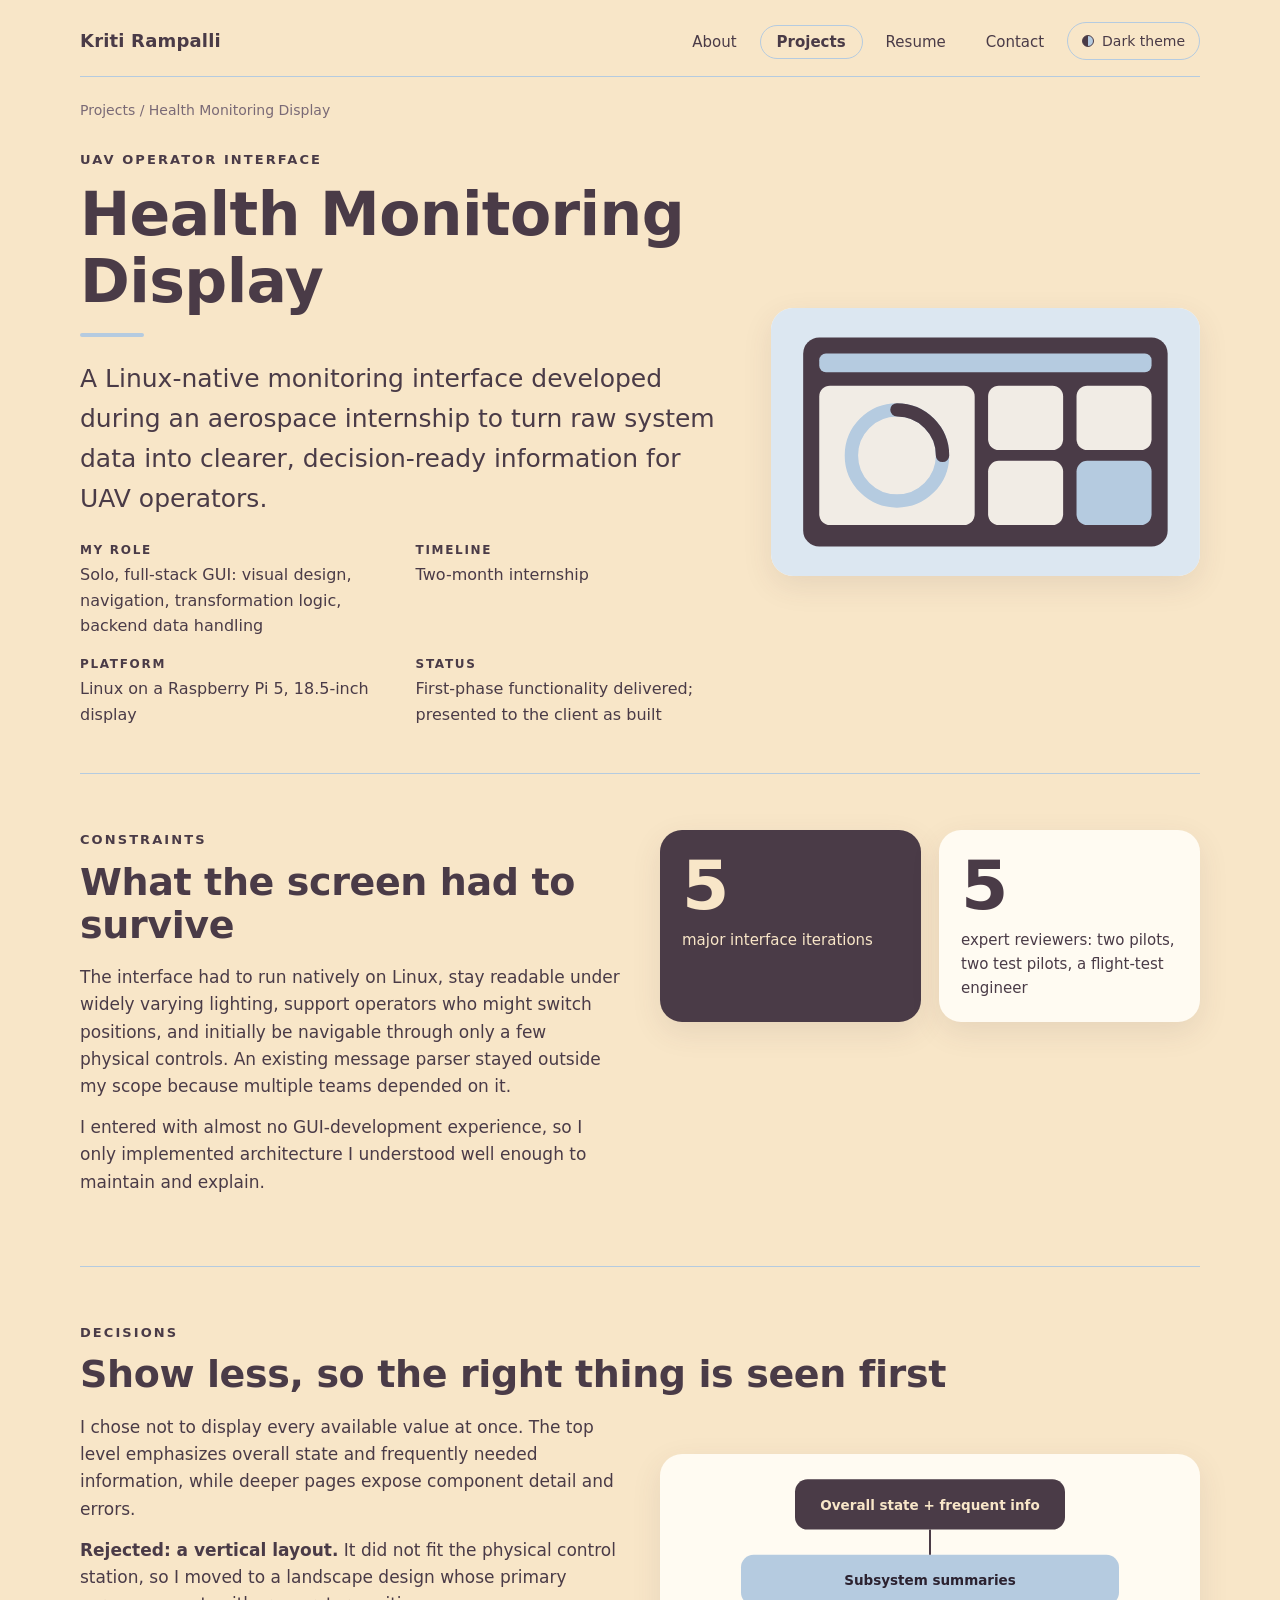
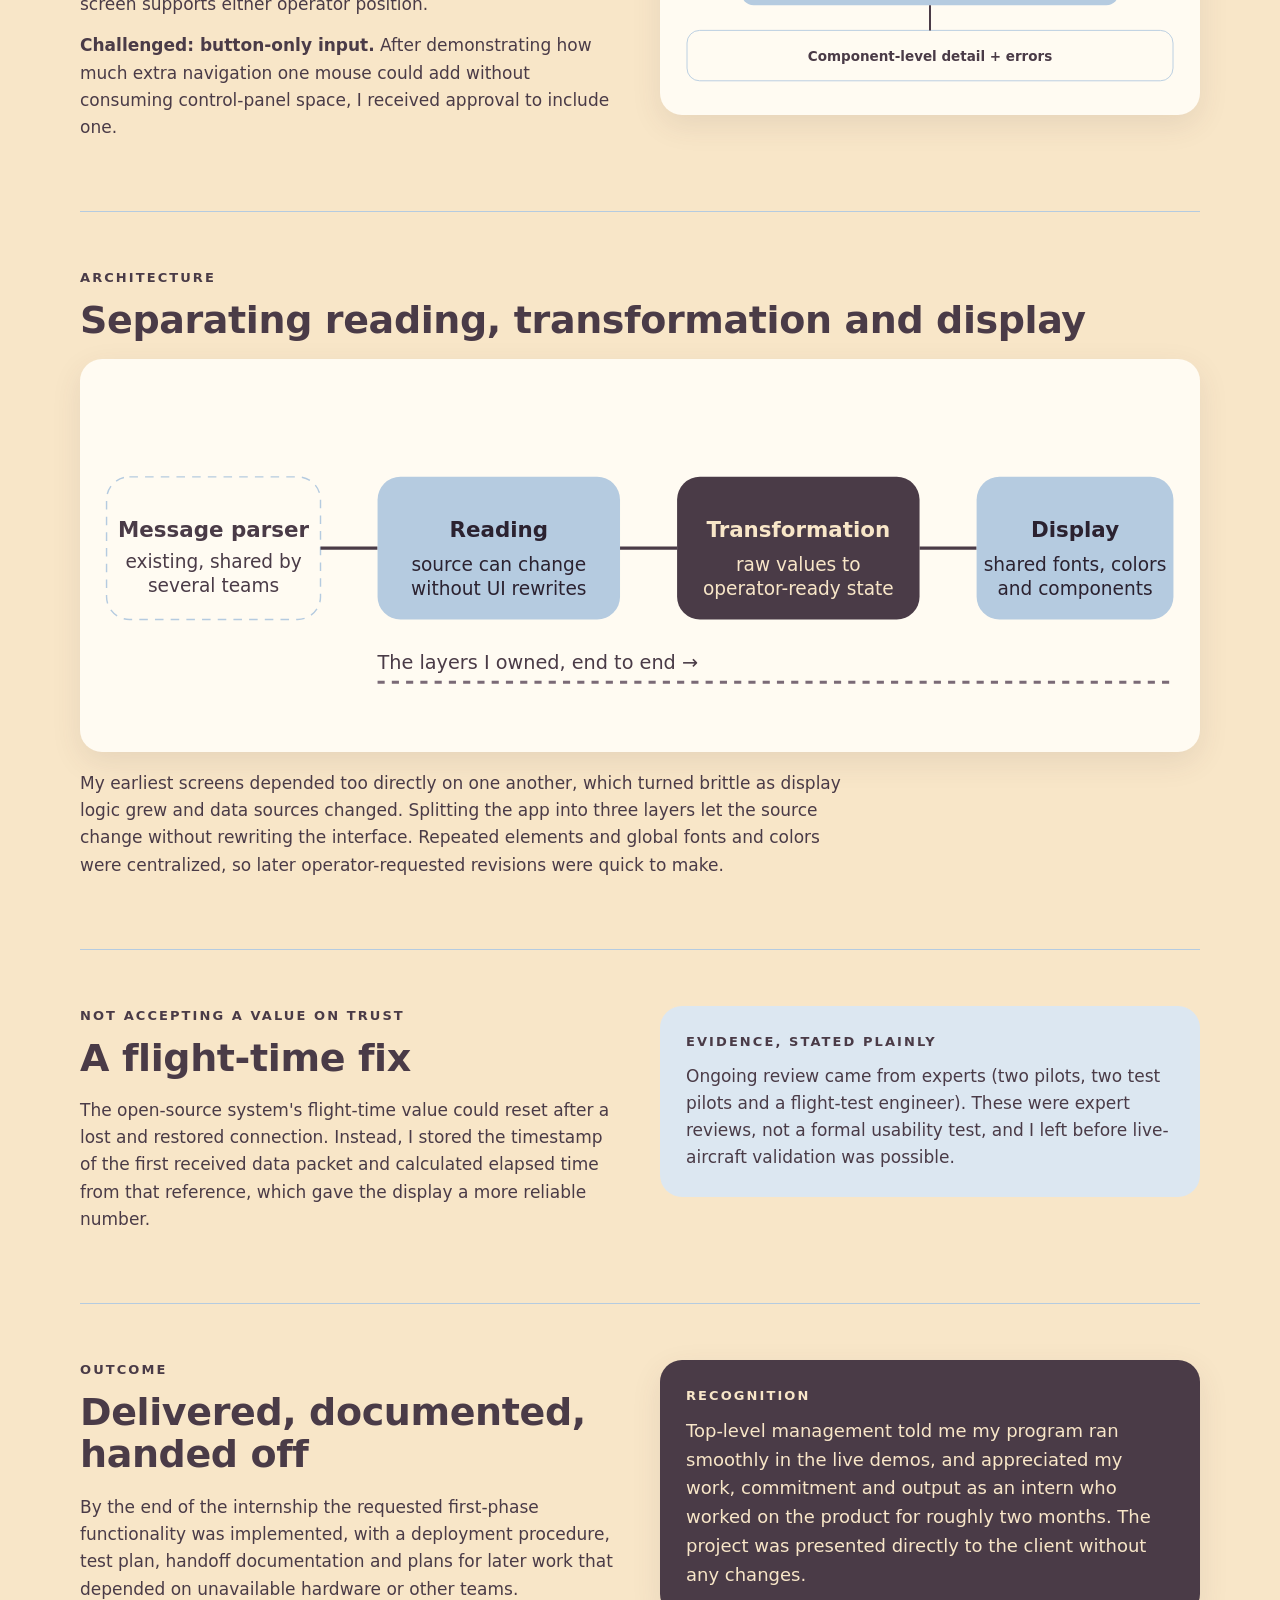
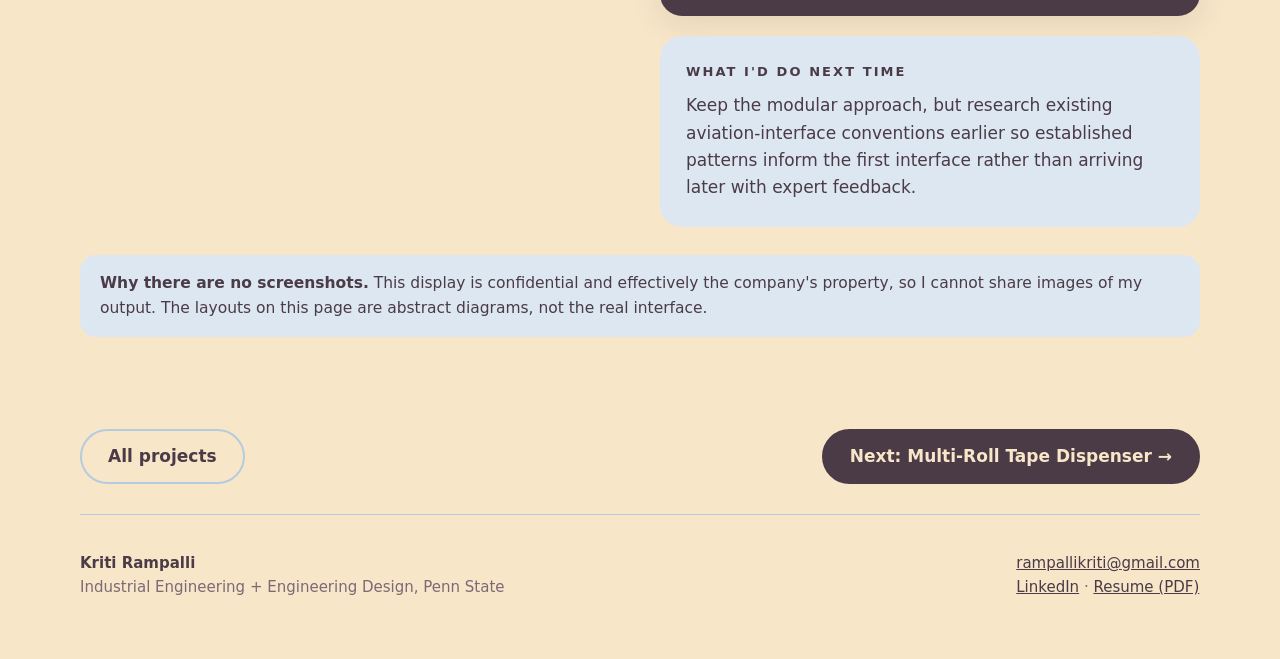
<file: health-display.html>
<!doctype html>
<html lang="en"><head><meta charset="utf-8"><meta name="viewport" content="width=device-width, initial-scale=1">
<title>Health Monitoring Display | Kriti Rampalli</title><meta name="description" content="Health Monitoring Display: a Linux-native UAV operator interface designed and built solo during a two-month aerospace internship."><script>var d='auto';if(d==='auto'){d=(window.matchMedia&&matchMedia('(prefers-color-scheme: dark)').matches)?'dark':'light'}try{d=localStorage.getItem('kr-theme')||d}catch(e){}if(d==='dark')document.documentElement.setAttribute('data-theme','dark')</script><link rel="stylesheet" href="style.css"></head>
<body><a class="skip" href="#main">Skip to content</a>
<header class="wrap"><nav class="nav" aria-label="Main">
<a class="brand" href="index.html">Kriti Rampalli</a>
<ul><li><a class="link" href="index.html#about">About</a></li><li><a class="link" href="index.html#projects" aria-current="page">Projects</a></li><li><a class="link" href="resume.pdf">Resume</a></li><li><a class="link" href="index.html#contact">Contact</a></li>
<li><button class="toggle" id="themeToggle" type="button" aria-pressed="false"><span class="dot"></span><span id="themeLabel">Dark theme</span></button></li></ul>
</nav></header><main id="main">
<div class="wrap">
<div class="crumb"><a href="index.html#projects">Projects</a> / Health Monitoring Display</div>
<section class="hero alt" style="padding-top:28px">
<div><p class="eyebrow">UAV operator interface</p><h1 style="font-size:clamp(36px,5.6vw,60px)">Health Monitoring Display</h1><div class="rule"></div>
<p class="sub">A Linux-native monitoring interface developed during an aerospace internship to turn raw system data into clearer, decision-ready information for UAV operators.</p>
<dl class="meta"><div><dt>My role</dt><dd>Solo, full-stack GUI: visual design, navigation, transformation logic, backend data handling</dd></div><div><dt>Timeline</dt><dd>Two-month internship</dd></div><div><dt>Platform</dt><dd>Linux on a Raspberry Pi 5, 18.5-inch display</dd></div><div><dt>Status</dt><dd>First-phase functionality delivered; presented to the client as built</dd></div></dl>
</div>
<div class="diagram" style="padding:0;overflow:hidden"><svg viewBox="0 0 320 200" role="img" aria-label="Abstract landscape display layout with a status bar, large overall-state area and component tiles"><rect width="320" height="200" class="svg-soft"/><rect x="24" y="22" width="272" height="156" rx="12" class="svg-strong"/><rect x="36" y="34" width="248" height="14" rx="5" style="fill:var(--accent)"/><rect x="36" y="58" width="116" height="104" rx="8" class="svg-panel" opacity=".92"/><circle cx="94" cy="110" r="34" fill="none" stroke-width="10" style="stroke:var(--accent)"/><path d="M94 76 A34 34 0 0 1 128 110" fill="none" stroke-width="10" stroke-linecap="round" style="stroke:var(--ink)"/><rect x="162" y="58" width="56" height="48" rx="8" class="svg-panel" opacity=".92"/><rect x="228" y="58" width="56" height="48" rx="8" class="svg-panel" opacity=".92"/><rect x="162" y="114" width="56" height="48" rx="8" class="svg-panel" opacity=".92"/><rect x="228" y="114" width="56" height="48" rx="8" style="fill:var(--accent)"/></svg></div>
</section>

<section class="s" id="constraints"><div class="cols"><div><p class="eyebrow">Constraints</p><h2>What the screen had to survive</h2>
<p>The interface had to run natively on Linux, stay readable under widely varying lighting, support operators who might switch positions, and initially be navigable through only a few physical controls. An existing message parser stayed outside my scope because multiple teams depended on it.</p>
<p>I entered with almost no GUI-development experience, so I only implemented architecture I understood well enough to maintain and explain.</p></div>
<div class="stats" style="grid-template-columns:1fr 1fr;margin:0"><div class="card strong"><div class="stat">5</div><p>major interface iterations</p></div><div class="card"><div class="stat">5</div><p>expert reviewers: two pilots, two test pilots, a flight-test engineer</p></div></div></div></section>

<section class="s" id="decisions"><p class="eyebrow">Decisions</p><h2>Show less, so the right thing is seen first</h2>
<div class="cols center"><div><p>I chose not to display every available value at once. The top level emphasizes overall state and frequently needed information, while deeper pages expose component detail and errors.</p>
<p><b>Rejected: a vertical layout.</b> It did not fit the physical control station, so I moved to a landscape design whose primary screen supports either operator position.</p>
<p><b>Challenged: button-only input.</b> After demonstrating how much extra navigation one mouse could add without consuming control-panel space, I received approval to include one.</p></div>
<div class="diagram"><svg viewBox="0 0 560 250" role="img" aria-label="Information hierarchy: overall state on top, subsystem summaries below, component detail and errors at the deepest level">
<g font-size="15"><rect x="130" y="8" width="300" height="56" rx="14" class="svg-strong"/><text x="280" y="42" text-anchor="middle" class="svg-strong-ink" font-weight="700">Overall state + frequent info</text>
<rect x="70" y="92" width="420" height="56" rx="14" class="svg-accent"/><text x="280" y="126" text-anchor="middle" font-weight="700" style="fill:#2B2230">Subsystem summaries</text>
<rect x="10" y="176" width="540" height="56" rx="14" class="svg-panel" style="stroke:var(--line)"/><text x="280" y="210" text-anchor="middle" class="svg-ink" font-weight="700">Component-level detail + errors</text>
<path d="M280 64 V92 M280 148 V176" class="svg-strokeink" stroke-width="2.2"/></g></svg></div></div></section>

<section class="s" id="architecture"><p class="eyebrow">Architecture</p><h2>Separating reading, transformation and display</h2>
<div class="diagram scroll"><svg viewBox="0 0 760 250" role="img" aria-label="Three-layer architecture: a message parser outside my scope feeds a reading layer, then a transformation layer, then a display layer">
<g font-size="15">
<rect x="6" y="70" width="150" height="100" rx="16" class="svg-panel" style="stroke:var(--line)" stroke-dasharray="6 5"/><text x="81" y="112" text-anchor="middle" class="svg-ink" font-weight="700">Message parser</text><text x="81" y="134" text-anchor="middle" class="svg-body" font-size="13">existing, shared by</text><text x="81" y="151" text-anchor="middle" class="svg-body" font-size="13">several teams</text>
<path d="M156 120 H196" class="svg-strokeink" stroke-width="2.2"/>
<rect x="196" y="70" width="170" height="100" rx="16" class="svg-accent"/><text x="281" y="112" text-anchor="middle" font-weight="700" style="fill:#2B2230">Reading</text><text x="281" y="136" text-anchor="middle" font-size="13" style="fill:#2B2230">source can change</text><text x="281" y="153" text-anchor="middle" font-size="13" style="fill:#2B2230">without UI rewrites</text>
<path d="M366 120 H406" class="svg-strokeink" stroke-width="2.2"/>
<rect x="406" y="70" width="170" height="100" rx="16" class="svg-strong"/><text x="491" y="112" text-anchor="middle" class="svg-strong-ink" font-weight="700">Transformation</text><text x="491" y="136" text-anchor="middle" class="svg-strong-ink" font-size="13">raw values to</text><text x="491" y="153" text-anchor="middle" class="svg-strong-ink" font-size="13">operator-ready state</text>
<path d="M576 120 H616" class="svg-strokeink" stroke-width="2.2"/>
<rect x="616" y="70" width="138" height="100" rx="16" class="svg-accent"/><text x="685" y="112" text-anchor="middle" font-weight="700" style="fill:#2B2230">Display</text><text x="685" y="136" text-anchor="middle" font-size="13" style="fill:#2B2230">shared fonts, colors</text><text x="685" y="153" text-anchor="middle" font-size="13" style="fill:#2B2230">and components</text>
<text x="196" y="205" class="svg-body" font-size="13.5">The layers I owned, end to end →</text><path d="M196 214 H754" class="svg-dash" stroke-width="2"/>
</g></svg></div>
<p style="margin-top:18px;max-width:72ch">My earliest screens depended too directly on one another, which turned brittle as display logic grew and data sources changed. Splitting the app into three layers let the source change without rewriting the interface. Repeated elements and global fonts and colors were centralized, so later operator-requested revisions were quick to make.</p></section>

<section class="s" id="data"><div class="cols"><div><p class="eyebrow">Not accepting a value on trust</p><h2>A flight-time fix</h2>
<p>The open-source system's flight-time value could reset after a lost and restored connection. Instead, I stored the timestamp of the first received data packet and calculated elapsed time from that reference, which gave the display a more reliable number.</p></div>
<div class="card soft"><p class="eyebrow">Evidence, stated plainly</p><p style="margin:0">Ongoing review came from experts (two pilots, two test pilots and a flight-test engineer). These were expert reviews, not a formal usability test, and I left before live-aircraft validation was possible.</p></div></div></section>

<section class="s" id="outcome"><div class="cols"><div><p class="eyebrow">Outcome</p><h2>Delivered, documented, handed off</h2>
<p>By the end of the internship the requested first-phase functionality was implemented, with a deployment procedure, test plan, handoff documentation and plans for later work that depended on unavailable hardware or other teams.</p></div>
<div><div class="card strong" style="margin-bottom:20px"><p class="eyebrow">Recognition</p><p style="margin:0;font-size:18px">Top-level management told me my program ran smoothly in the live demos, and appreciated my work, commitment and output as an intern who worked on the product for roughly two months. The project was presented directly to the client without any changes.</p></div>
<div class="card soft"><p class="eyebrow">What I'd do next time</p><p style="margin:0">Keep the modular approach, but research existing aviation-interface conventions earlier so established patterns inform the first interface rather than arriving later with expert feedback.</p></div></div></div>
<div class="note" style="margin-top:28px"><b>Why there are no screenshots.</b> This display is confidential and effectively the company's property, so I cannot share images of my output. The layouts on this page are abstract diagrams, not the real interface.</div></section>
</div></main><div class="next wrap" style="padding:36px 0 0"><a class="btn ghost" href="index.html#projects">All projects</a><a class="btn strong" href="tape-dispenser.html">Next: Multi-Roll Tape Dispenser →</a></div><footer class="foot wrap" id="contact"><div class="row"><div><b style="color:var(--ink)">Kriti Rampalli</b><br>Industrial Engineering + Engineering Design, Penn State</div>
<div><a href="mailto:rampallikriti@gmail.com">rampallikriti@gmail.com</a><br><a href="https://www.linkedin.com/in/kriti-rampalli-5b1262251" rel="noopener">LinkedIn</a> · <a href="resume.pdf">Resume (PDF)</a></div></div></footer><script>
(function () {
  var root = document.documentElement, btn = document.getElementById('themeToggle'), lab = document.getElementById('themeLabel');
  function apply(t) { if (t === 'dark') { root.setAttribute('data-theme', 'dark'); } else { root.removeAttribute('data-theme'); }
    if (btn) { btn.setAttribute('aria-pressed', t === 'dark'); lab.textContent = t === 'dark' ? 'Light theme' : 'Dark theme'; } }
  var saved = null; try { saved = localStorage.getItem('kr-theme'); } catch (e) {}
  var def = 'auto'; if (def === 'auto') { def = (window.matchMedia && matchMedia('(prefers-color-scheme: dark)').matches) ? 'dark' : 'light'; }
  apply((saved || def) === 'dark' ? 'dark' : 'light');
  if (btn) btn.addEventListener('click', function () {
    var next = root.getAttribute('data-theme') === 'dark' ? 'light' : 'dark'; apply(next);
    try { localStorage.setItem('kr-theme', next); } catch (e) {} });
})();
</script></body></html>
</file>
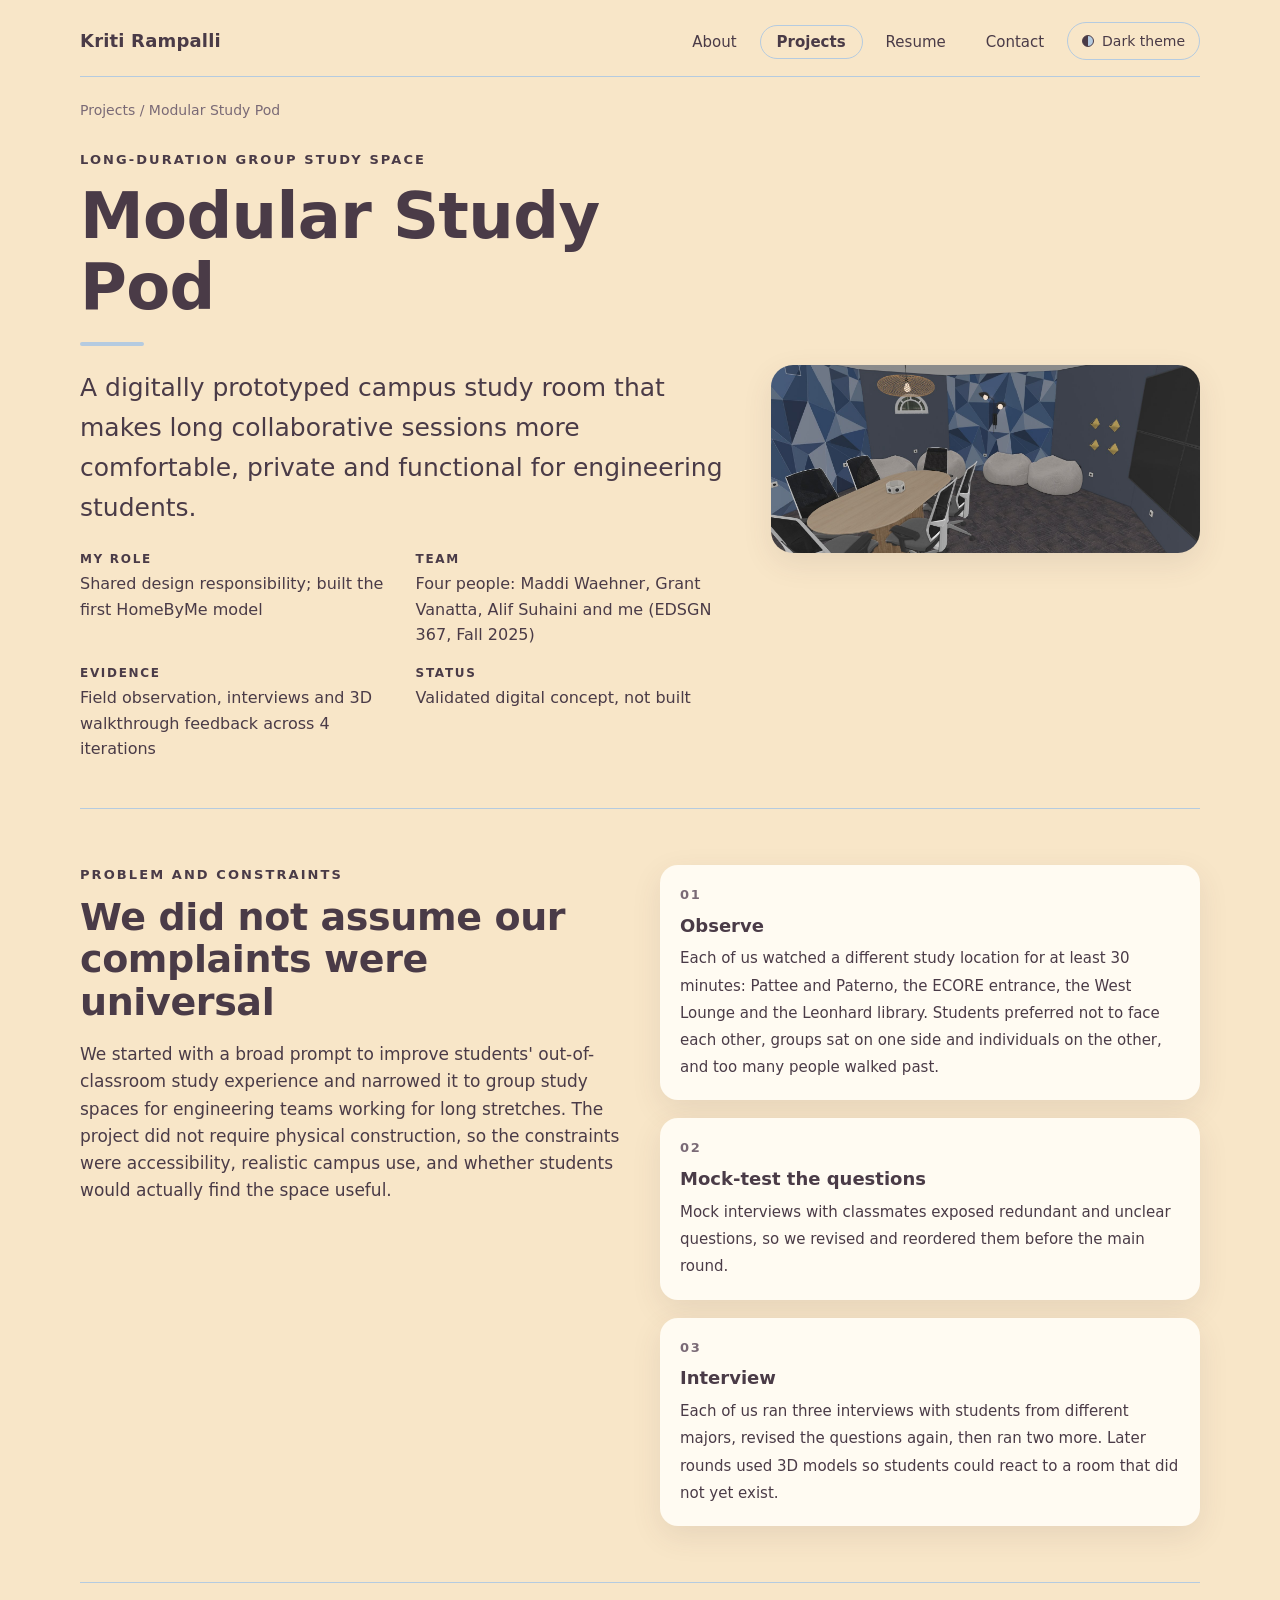
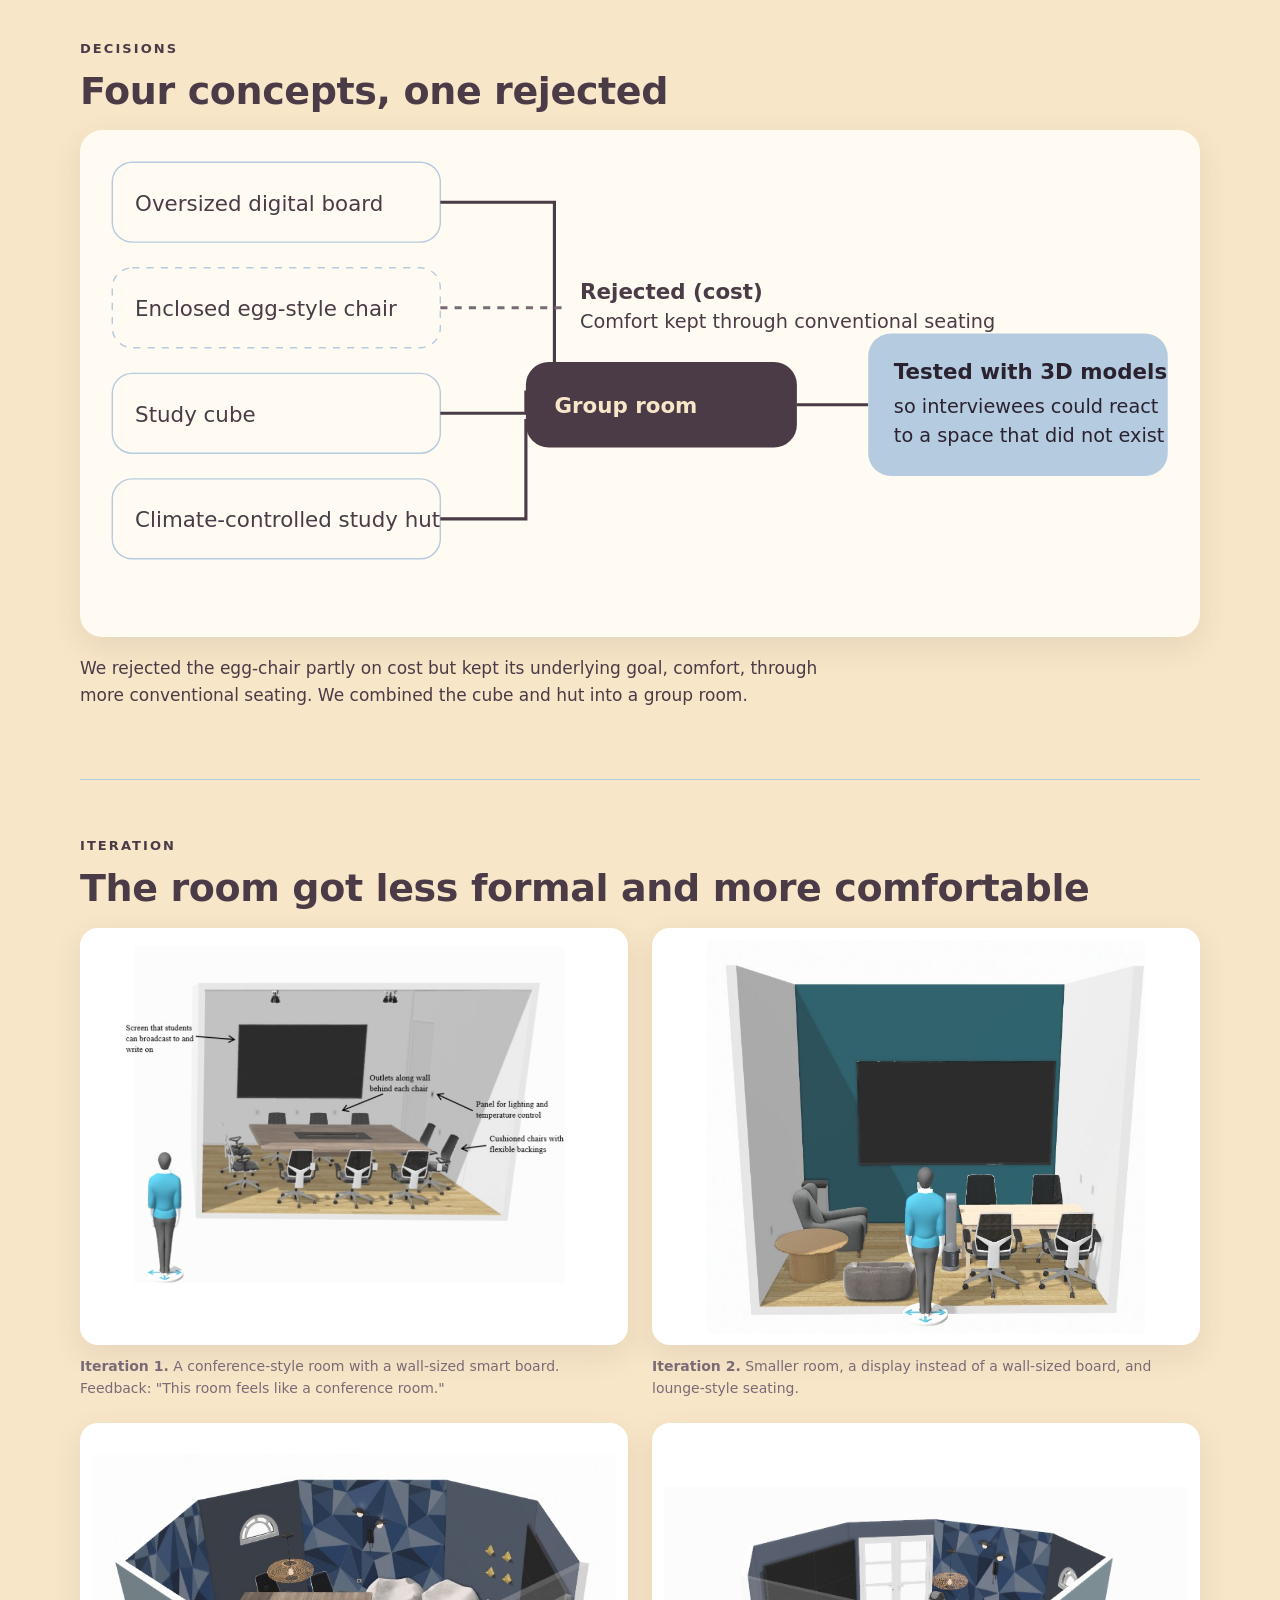
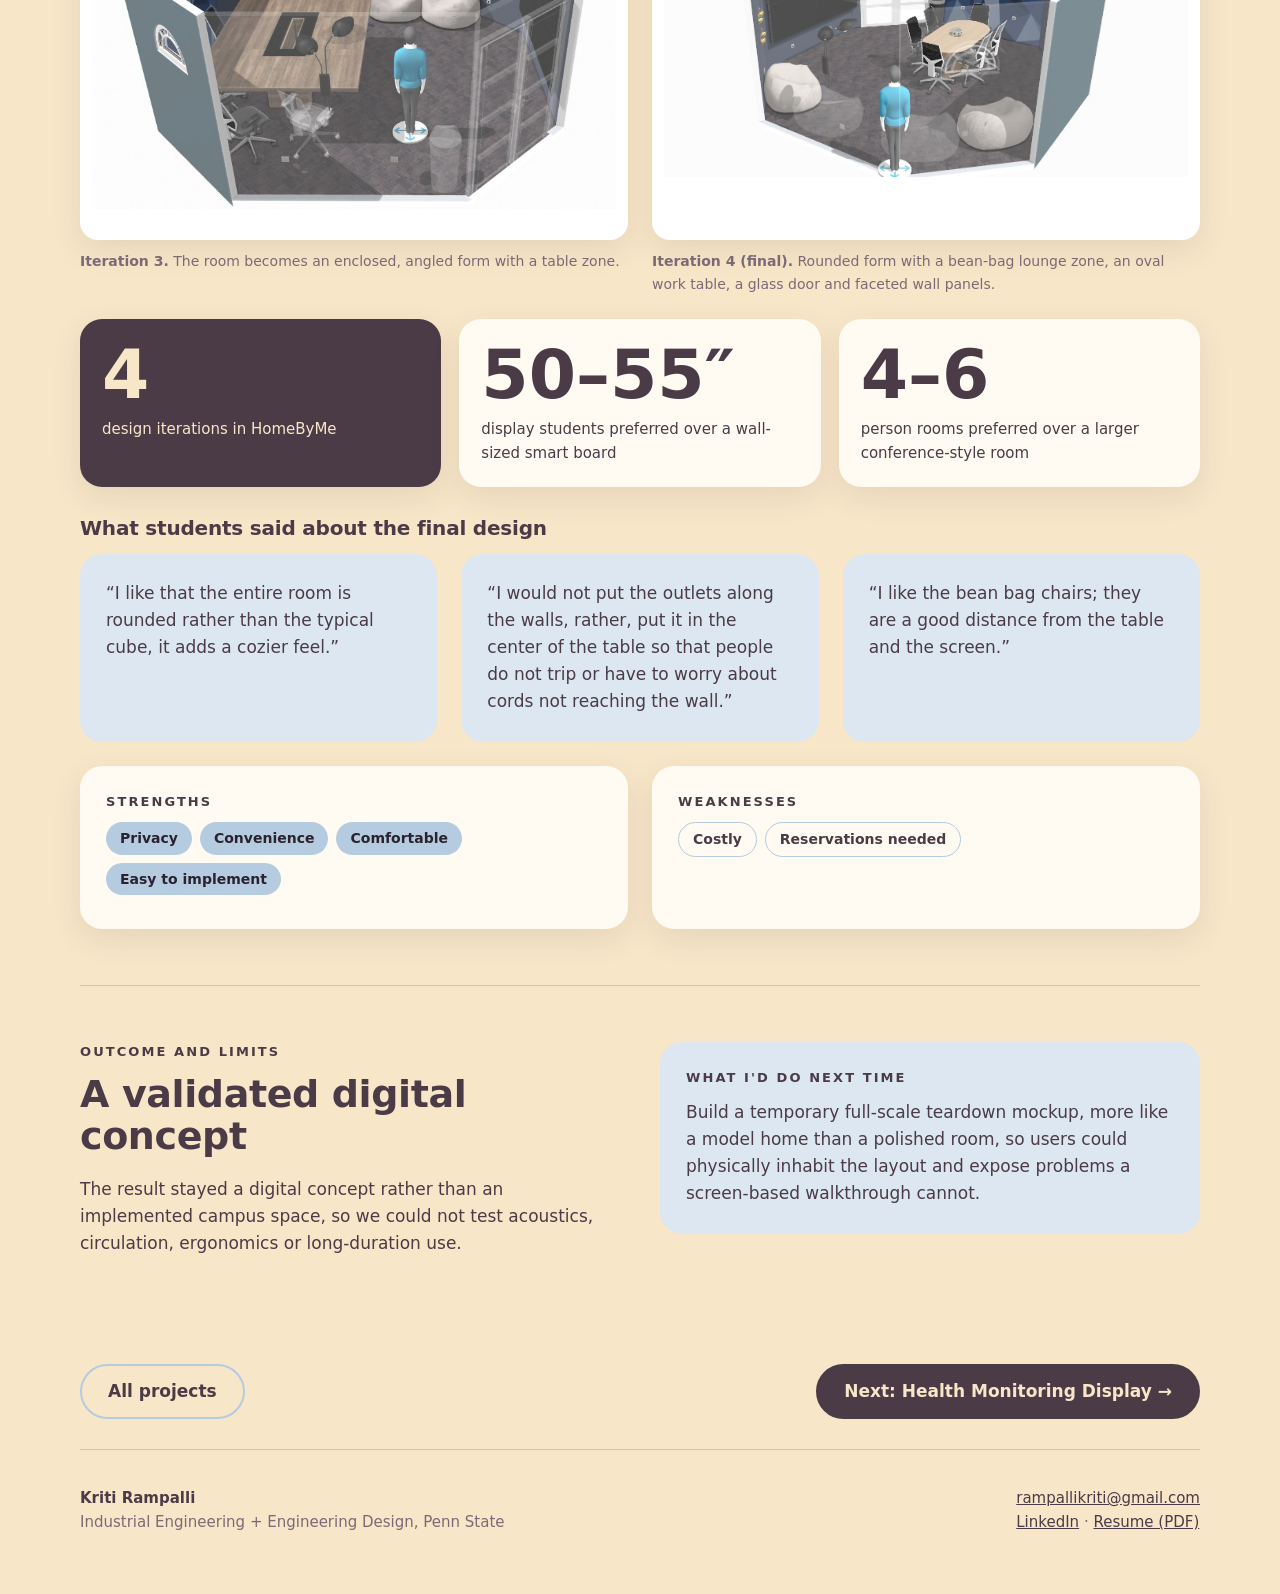
<file: study-pod.html>
<!doctype html>
<html lang="en"><head><meta charset="utf-8"><meta name="viewport" content="width=device-width, initial-scale=1">
<title>Modular Study Pod | Kriti Rampalli</title><meta name="description" content="Modular Study Pod: a digitally prototyped group study room for engineering students, refined over four iterations using interview and walkthrough feedback."><script>var d='auto';if(d==='auto'){d=(window.matchMedia&&matchMedia('(prefers-color-scheme: dark)').matches)?'dark':'light'}try{d=localStorage.getItem('kr-theme')||d}catch(e){}if(d==='dark')document.documentElement.setAttribute('data-theme','dark')</script><link rel="stylesheet" href="style.css"></head>
<body><a class="skip" href="#main">Skip to content</a>
<header class="wrap"><nav class="nav" aria-label="Main">
<a class="brand" href="index.html">Kriti Rampalli</a>
<ul><li><a class="link" href="index.html#about">About</a></li><li><a class="link" href="index.html#projects" aria-current="page">Projects</a></li><li><a class="link" href="resume.pdf">Resume</a></li><li><a class="link" href="index.html#contact">Contact</a></li>
<li><button class="toggle" id="themeToggle" type="button" aria-pressed="false"><span class="dot"></span><span id="themeLabel">Dark theme</span></button></li></ul>
</nav></header><main id="main">
<div class="wrap">
<div class="crumb"><a href="index.html#projects">Projects</a> / Modular Study Pod</div>
<section class="hero alt" style="padding-top:28px">
<div><p class="eyebrow">Long-duration group study space</p><h1 style="font-size:clamp(38px,6vw,64px)">Modular Study Pod</h1><div class="rule"></div>
<p class="sub">A digitally prototyped campus study room that makes long collaborative sessions more comfortable, private and functional for engineering students.</p>
<dl class="meta"><div><dt>My role</dt><dd>Shared design responsibility; built the first HomeByMe model</dd></div><div><dt>Team</dt><dd>Four people: Maddi Waehner, Grant Vanatta, Alif Suhaini and me (EDSGN 367, Fall 2025)</dd></div><div><dt>Evidence</dt><dd>Field observation, interviews and 3D walkthrough feedback across 4 iterations</dd></div><div><dt>Status</dt><dd>Validated digital concept, not built</dd></div></dl>
</div>
<div class="photo"><img src="assets/pod_final_interior.jpg" alt="Final design render: an oval table with black chairs, two bean bags and a faceted navy wall panel with pendant light" width="1600" height="703"></div>
</section>

<section class="s" id="problem"><div class="cols"><div><p class="eyebrow">Problem and constraints</p><h2>We did not assume our complaints were universal</h2>
<p>We started with a broad prompt to improve students' out-of-classroom study experience and narrowed it to group study spaces for engineering teams working for long stretches. The project did not require physical construction, so the constraints were accessibility, realistic campus use, and whether students would actually find the space useful.</p></div>
<div><ol class="steps" style="grid-template-columns:1fr;margin:0"><li><b>Observe</b><span>Each of us watched a different study location for at least 30 minutes: Pattee and Paterno, the ECORE entrance, the West Lounge and the Leonhard library. Students preferred not to face each other, groups sat on one side and individuals on the other, and too many people walked past.</span></li><li><b>Mock-test the questions</b><span>Mock interviews with classmates exposed redundant and unclear questions, so we revised and reordered them before the main round.</span></li><li><b>Interview</b><span>Each of us ran three interviews with students from different majors, revised the questions again, then ran two more. Later rounds used 3D models so students could react to a room that did not yet exist.</span></li></ol></div></div></section>

<section class="s" id="concepts"><p class="eyebrow">Decisions</p><h2>Four concepts, one rejected</h2>
<div class="diagram scroll"><svg viewBox="0 0 760 330" role="img" aria-label="Concept funnel: four early concepts, with the egg chair rejected and the cube and hut combined into a group room">
<g font-family="inherit" font-size="15">
<rect x="10" y="10" width="230" height="56" rx="14" class="svg-panel" style="stroke:var(--line)"/><text x="26" y="44" class="svg-body">Oversized digital board</text>
<rect x="10" y="84" width="230" height="56" rx="14" class="svg-panel" style="stroke:var(--line)" stroke-dasharray="5 5"/><text x="26" y="118" class="svg-body">Enclosed egg-style chair</text>
<rect x="10" y="158" width="230" height="56" rx="14" class="svg-panel" style="stroke:var(--line)"/><text x="26" y="192" class="svg-body">Study cube</text>
<rect x="10" y="232" width="230" height="56" rx="14" class="svg-panel" style="stroke:var(--line)"/><text x="26" y="266" class="svg-body">Climate-controlled study hut</text>
<path d="M240 38 H320 V150" class="svg-strokeink" stroke-width="2.2"/><path d="M240 186 H300 V170 M240 260 H300 V190" class="svg-strokeink" stroke-width="2.2"/>
<path d="M240 112 H330" class="svg-dash" stroke-width="2"/><text x="338" y="106" class="svg-ink" font-weight="700">Rejected (cost)</text><text x="338" y="126" class="svg-body" font-size="13.5">Comfort kept through conventional seating</text>
<rect x="300" y="150" width="190" height="60" rx="16" class="svg-strong"/><text x="320" y="186" class="svg-strong-ink" font-weight="700">Group room</text>
<path d="M490 180 H540" class="svg-strokeink" stroke-width="2.2"/>
<rect x="540" y="130" width="210" height="100" rx="16" class="svg-accent"/><text x="558" y="162" font-weight="700" style="fill:#2B2230">Tested with 3D models</text><text x="558" y="186" font-size="13.5" style="fill:#2B2230">so interviewees could react</text><text x="558" y="206" font-size="13.5" style="fill:#2B2230">to a space that did not exist</text>
</g></svg></div>
<p style="margin-top:18px;max-width:70ch">We rejected the egg-chair partly on cost but kept its underlying goal, comfort, through more conventional seating. We combined the cube and hut into a group room.</p></section>

<section class="s" id="iterations"><p class="eyebrow">Iteration</p><h2>The room got less formal and more comfortable</h2>
<div class="grid2 figgrid" style="margin-bottom:24px">
<figure><div class="fig"><img src="assets/pod_it1.jpg" alt="Iteration 1: a rectangular room with a wall screen, a long table and black chairs, annotated with callouts for the screen, outlets, a lighting panel and cushioned chairs"></div><figcaption><b>Iteration 1.</b> A conference-style room with a wall-sized smart board. Feedback: "This room feels like a conference room."</figcaption></figure>
<figure><div class="fig"><img src="assets/pod_it2.jpg" alt="Iteration 2: a smaller room with a teal accent wall, a wall display, lounge chairs and a work table"></div><figcaption><b>Iteration 2.</b> Smaller room, a display instead of a wall-sized board, and lounge-style seating.</figcaption></figure>
<figure><div class="fig"><img src="assets/pod_it3.jpg" alt="Iteration 3: an angled octagonal room seen from above with a table and chairs"></div><figcaption><b>Iteration 3.</b> The room becomes an enclosed, angled form with a table zone.</figcaption></figure>
<figure><div class="fig"><img src="assets/pod_it4.jpg" alt="Iteration 4: a rounded room with bean bags, a work table, a window wall and a faceted navy wall"></div><figcaption><b>Iteration 4 (final).</b> Rounded form with a bean-bag lounge zone, an oval work table, a glass door and faceted wall panels.</figcaption></figure></div>
<div class="stats"><div class="card strong"><div class="stat">4</div><p>design iterations in HomeByMe</p></div><div class="card"><div class="stat">50–55″</div><p>display students preferred over a wall-sized smart board</p></div><div class="card"><div class="stat">4–6</div><p>person rooms preferred over a larger conference-style room</p></div></div>
<h3 style="margin-top:30px">What students said about the final design</h3>
<div class="grid3" style="margin-top:14px"><div class="card soft"><p style="margin:0">“I like that the entire room is rounded rather than the typical cube, it adds a cozier feel.”</p></div><div class="card soft"><p style="margin:0">“I would not put the outlets along the walls, rather, put it in the center of the table so that people do not trip or have to worry about cords not reaching the wall.”</p></div><div class="card soft"><p style="margin:0">“I like the bean bag chairs; they are a good distance from the table and the screen.”</p></div></div>
<div class="grid2" style="margin-top:24px"><div class="card"><p class="eyebrow">Strengths</p><div><span class="pill">Privacy</span><span class="pill">Convenience</span><span class="pill">Comfortable</span><span class="pill">Easy to implement</span></div></div><div class="card"><p class="eyebrow">Weaknesses</p><div><span class="pill outline">Costly</span><span class="pill outline">Reservations needed</span></div></div></div></section>

<section class="s" id="outcome"><div class="cols"><div><p class="eyebrow">Outcome and limits</p><h2>A validated digital concept</h2>
<p>The result stayed a digital concept rather than an implemented campus space, so we could not test acoustics, circulation, ergonomics or long-duration use.</p></div>
<div class="card soft"><p class="eyebrow">What I'd do next time</p><p style="margin:0">Build a temporary full-scale teardown mockup, more like a model home than a polished room, so users could physically inhabit the layout and expose problems a screen-based walkthrough cannot.</p></div></div>
</section>
</div></main><div class="next wrap" style="padding:36px 0 0"><a class="btn ghost" href="index.html#projects">All projects</a><a class="btn strong" href="health-display.html">Next: Health Monitoring Display →</a></div><footer class="foot wrap" id="contact"><div class="row"><div><b style="color:var(--ink)">Kriti Rampalli</b><br>Industrial Engineering + Engineering Design, Penn State</div>
<div><a href="mailto:rampallikriti@gmail.com">rampallikriti@gmail.com</a><br><a href="https://www.linkedin.com/in/kriti-rampalli-5b1262251" rel="noopener">LinkedIn</a> · <a href="resume.pdf">Resume (PDF)</a></div></div></footer><script>
(function () {
  var root = document.documentElement, btn = document.getElementById('themeToggle'), lab = document.getElementById('themeLabel');
  function apply(t) { if (t === 'dark') { root.setAttribute('data-theme', 'dark'); } else { root.removeAttribute('data-theme'); }
    if (btn) { btn.setAttribute('aria-pressed', t === 'dark'); lab.textContent = t === 'dark' ? 'Light theme' : 'Dark theme'; } }
  var saved = null; try { saved = localStorage.getItem('kr-theme'); } catch (e) {}
  var def = 'auto'; if (def === 'auto') { def = (window.matchMedia && matchMedia('(prefers-color-scheme: dark)').matches) ? 'dark' : 'light'; }
  apply((saved || def) === 'dark' ? 'dark' : 'light');
  if (btn) btn.addEventListener('click', function () {
    var next = root.getAttribute('data-theme') === 'dark' ? 'light' : 'dark'; apply(next);
    try { localStorage.setItem('kr-theme', next); } catch (e) {} });
})();
</script></body></html>
</file>
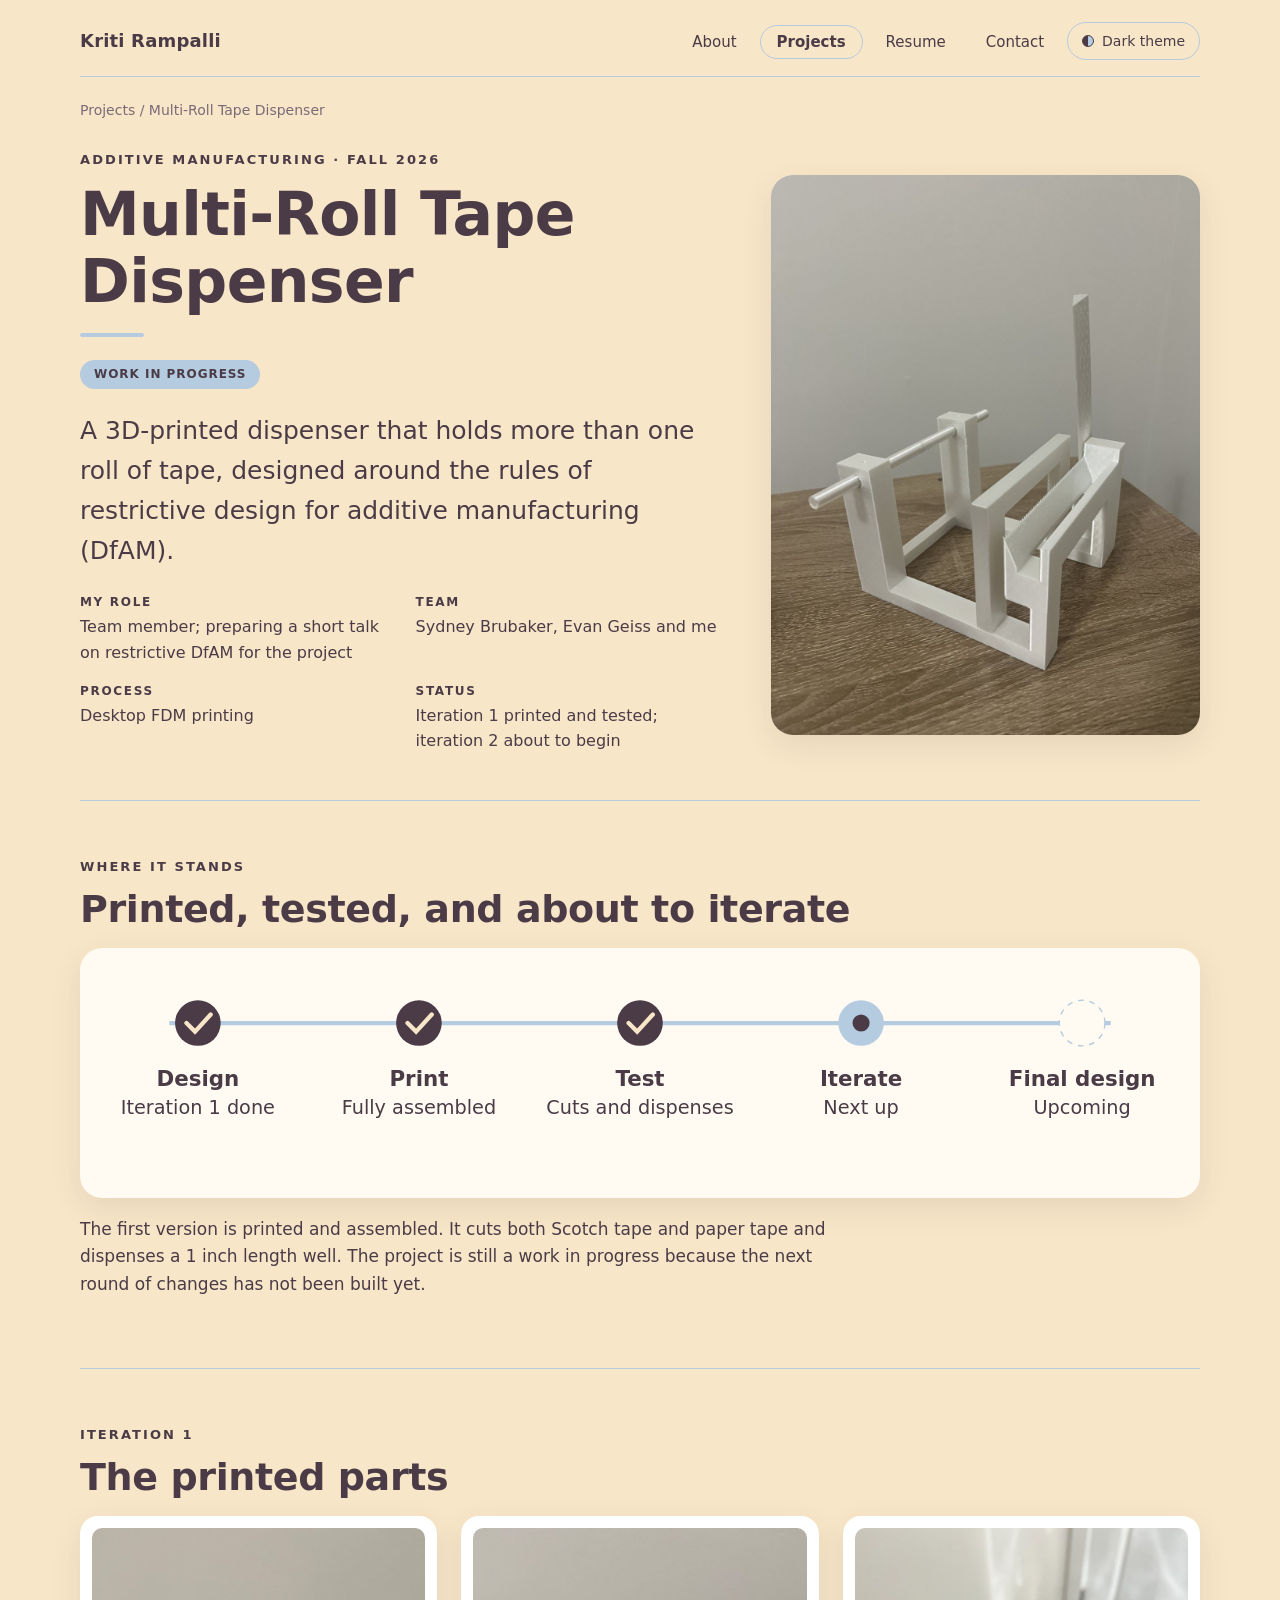
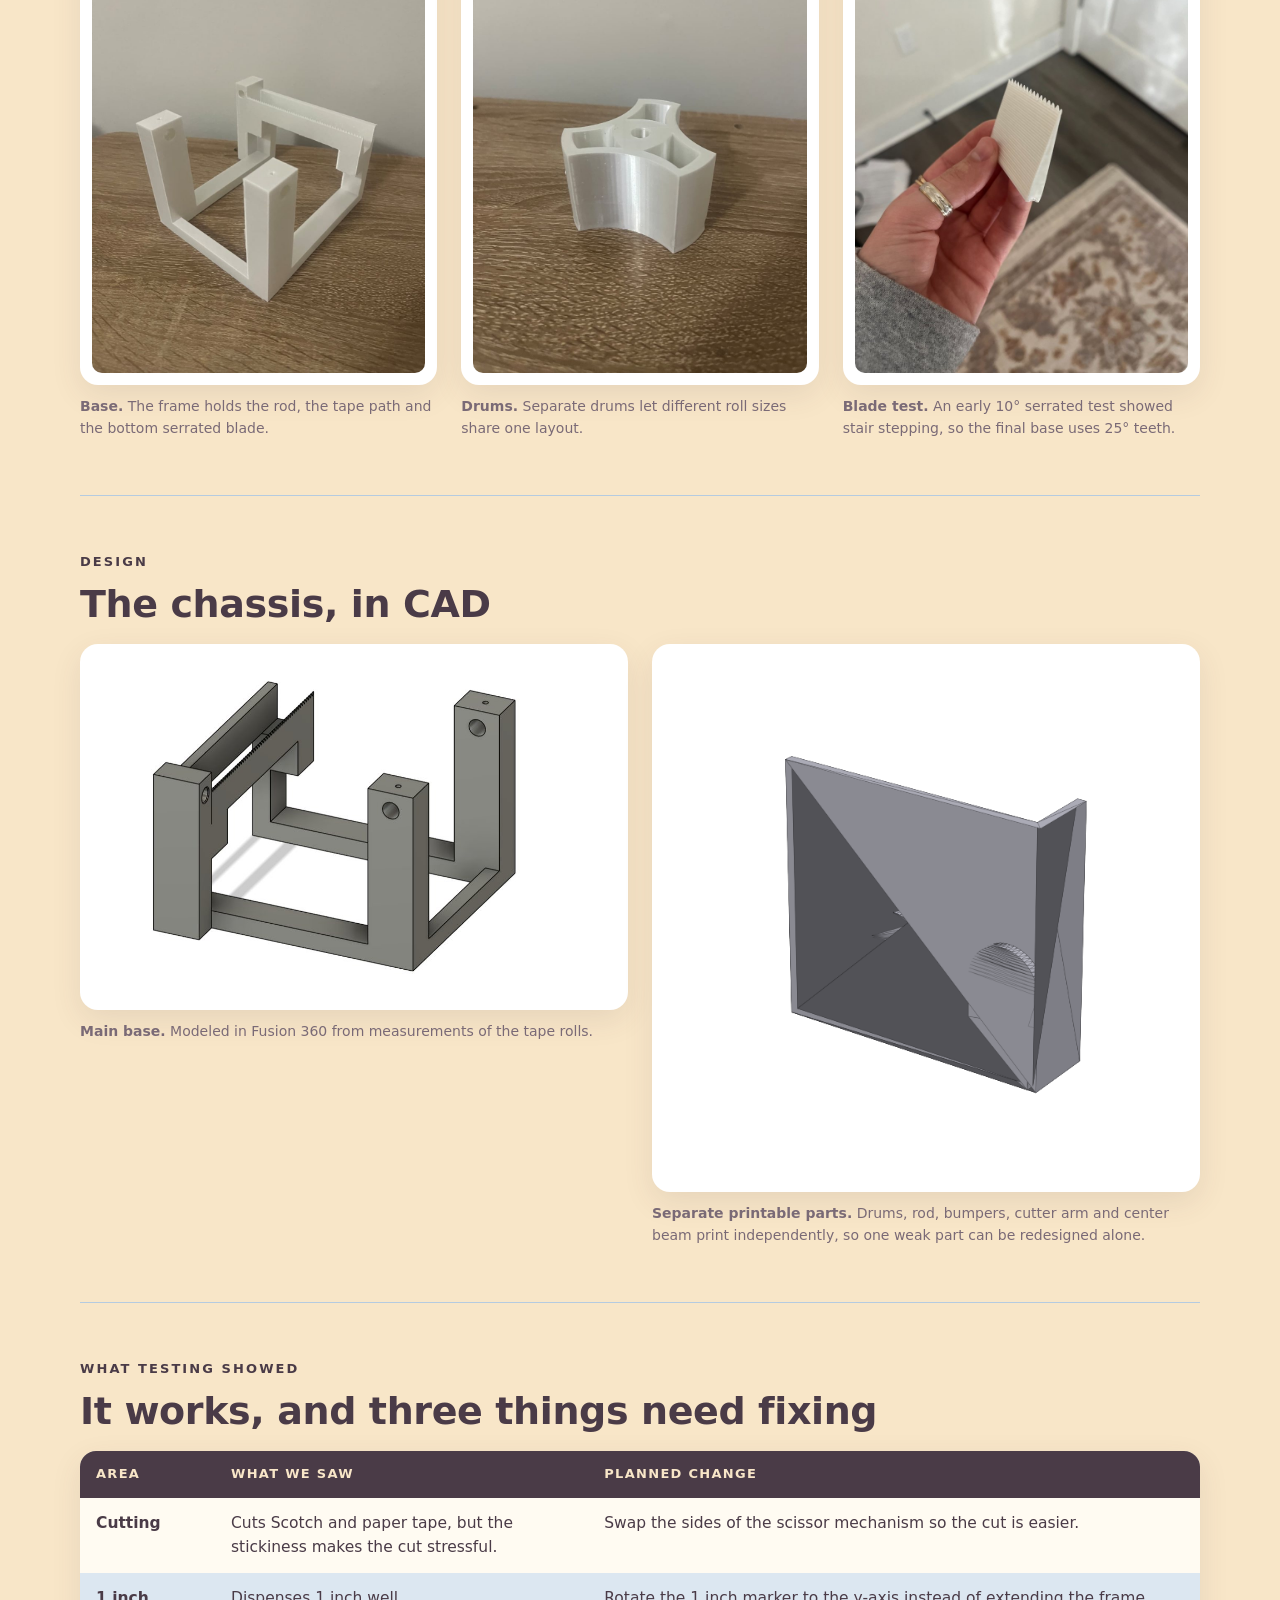
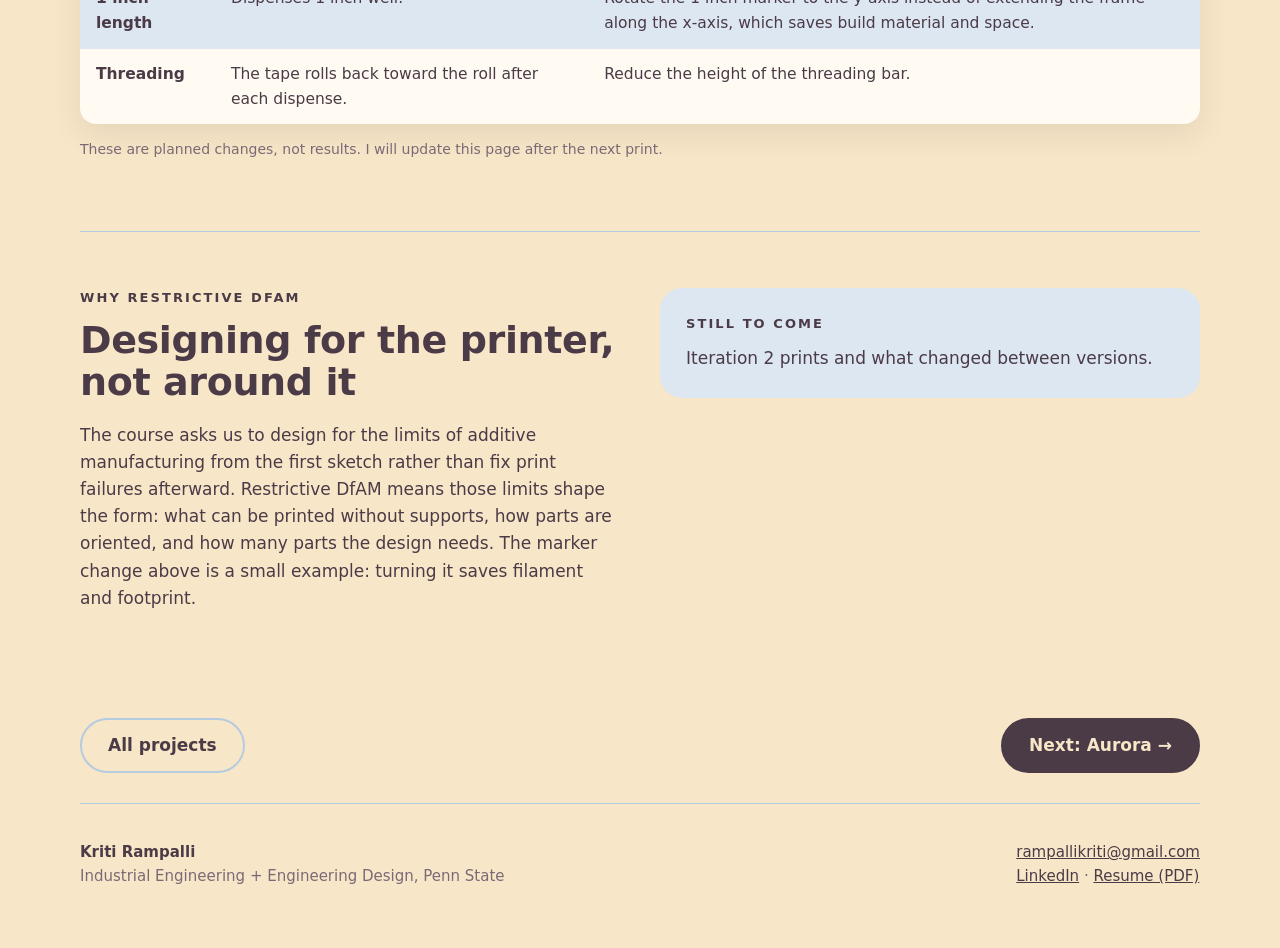
<file: tape-dispenser.html>
<!doctype html>
<html lang="en"><head><meta charset="utf-8"><meta name="viewport" content="width=device-width, initial-scale=1">
<title>Multi-Roll Tape Dispenser (WIP) | Kriti Rampalli</title><meta name="description" content="Work in progress: a 3D-printed multi-roll tape dispenser, printed and tested, now heading into its second iteration."><script>var d='auto';if(d==='auto'){d=(window.matchMedia&&matchMedia('(prefers-color-scheme: dark)').matches)?'dark':'light'}try{d=localStorage.getItem('kr-theme')||d}catch(e){}if(d==='dark')document.documentElement.setAttribute('data-theme','dark')</script><link rel="stylesheet" href="style.css"></head>
<body><a class="skip" href="#main">Skip to content</a>
<header class="wrap"><nav class="nav" aria-label="Main">
<a class="brand" href="index.html">Kriti Rampalli</a>
<ul><li><a class="link" href="index.html#about">About</a></li><li><a class="link" href="index.html#projects" aria-current="page">Projects</a></li><li><a class="link" href="resume.pdf">Resume</a></li><li><a class="link" href="index.html#contact">Contact</a></li>
<li><button class="toggle" id="themeToggle" type="button" aria-pressed="false"><span class="dot"></span><span id="themeLabel">Dark theme</span></button></li></ul>
</nav></header><main id="main">
<div class="wrap">
<div class="crumb"><a href="index.html#projects">Projects</a> / Multi-Roll Tape Dispenser</div>
<section class="hero alt" style="padding-top:28px">
<div><p class="eyebrow">Additive manufacturing · Fall 2026</p><h1 style="font-size:clamp(36px,5.6vw,60px)">Multi-Roll Tape Dispenser</h1><div class="rule"></div>
<p><span class="pill wip">Work in progress</span></p>
<p class="sub">A 3D-printed dispenser that holds more than one roll of tape, designed around the rules of restrictive design for additive manufacturing (DfAM).</p>
<dl class="meta"><div><dt>My role</dt><dd>Team member; preparing a short talk on restrictive DfAM for the project</dd></div><div><dt>Team</dt><dd>Sydney Brubaker, Evan Geiss and me</dd></div><div><dt>Process</dt><dd>Desktop FDM printing</dd></div><div><dt>Status</dt><dd>Iteration 1 printed and tested; iteration 2 about to begin</dd></div></dl>
</div>
<div class="diagram" style="padding:0;overflow:hidden"><img src="assets/tape_print_assembled.jpg" alt="The printed Iteration 1 tape dispenser: an open frame with a roll rod on the left and a serrated cutting blade on the right" style="width:100%;display:block;max-height:560px;object-fit:cover"></div>
</section>

<section class="s" id="progress"><p class="eyebrow">Where it stands</p><h2>Printed, tested, and about to iterate</h2>
<div class="diagram scroll"><svg viewBox="0 0 760 150" role="img" aria-label="Project stages: design, print and test are done; iteration is next; final design is upcoming">
<line x1="50" y1="40" x2="710" y2="40" class="svg-line" stroke-width="3"/>
<g font-size="15">
<circle cx="70" cy="40" r="16" class="svg-strong"/><path d="M62 40 l6 6 l11 -12" fill="none" stroke-width="3" stroke-linecap="round" style="stroke:var(--strong-ink)"/>
<text x="70" y="84" text-anchor="middle" class="svg-ink" font-weight="700">Design</text><text x="70" y="104" text-anchor="middle" class="svg-body" font-size="13.5">Iteration 1 done</text>
<circle cx="225" cy="40" r="16" class="svg-strong"/><path d="M217 40 l6 6 l11 -12" fill="none" stroke-width="3" stroke-linecap="round" style="stroke:var(--strong-ink)"/>
<text x="225" y="84" text-anchor="middle" class="svg-ink" font-weight="700">Print</text><text x="225" y="104" text-anchor="middle" class="svg-body" font-size="13.5">Fully assembled</text>
<circle cx="380" cy="40" r="16" class="svg-strong"/><path d="M372 40 l6 6 l11 -12" fill="none" stroke-width="3" stroke-linecap="round" style="stroke:var(--strong-ink)"/>
<text x="380" y="84" text-anchor="middle" class="svg-ink" font-weight="700">Test</text><text x="380" y="104" text-anchor="middle" class="svg-body" font-size="13.5">Cuts and dispenses</text>
<circle cx="535" cy="40" r="16" class="svg-accent"/><circle cx="535" cy="40" r="6" class="svg-strong"/>
<text x="535" y="84" text-anchor="middle" class="svg-ink" font-weight="700">Iterate</text><text x="535" y="104" text-anchor="middle" class="svg-body" font-size="13.5">Next up</text>
<circle cx="690" cy="40" r="16" class="svg-panel" style="stroke:var(--line)" stroke-dasharray="4 4"/>
<text x="690" y="84" text-anchor="middle" class="svg-ink" font-weight="700">Final design</text><text x="690" y="104" text-anchor="middle" class="svg-body" font-size="13.5">Upcoming</text>
</g></svg></div>
<p style="margin-top:18px;max-width:72ch">The first version is printed and assembled. It cuts both Scotch tape and paper tape and dispenses a 1 inch length well. The project is still a work in progress because the next round of changes has not been built yet.</p></section>

<section class="s" id="print"><p class="eyebrow">Iteration 1</p><h2>The printed parts</h2>
<div class="grid3 figgrid"><figure><div class="fig"><img src="assets/tape_print_base.jpg" alt="Printed base frame" style="aspect-ratio:3/4;object-fit:cover"></div><figcaption><b>Base.</b> The frame holds the rod, the tape path and the bottom serrated blade.</figcaption></figure>
<figure><div class="fig"><img src="assets/tape_print_drum.jpg" alt="Printed tape drum" style="aspect-ratio:3/4;object-fit:cover"></div><figcaption><b>Drums.</b> Separate drums let different roll sizes share one layout.</figcaption></figure>
<figure><div class="fig"><img src="assets/tape_blade_test.jpg" alt="Hand holding a small printed test piece with serrated teeth" style="aspect-ratio:3/4;object-fit:cover"></div><figcaption><b>Blade test.</b> An early 10° serrated test showed stair stepping, so the final base uses 25° teeth.</figcaption></figure></div></section>

<section class="s" id="cad"><p class="eyebrow">Design</p><h2>The chassis, in CAD</h2>
<div class="grid2"><figure><div class="fig"><img src="assets/tape_cad_base.jpg" alt="Fusion 360 model of the main base with roll supports, rod holes and a serrated blade"></div><figcaption><b>Main base.</b> Modeled in Fusion 360 from measurements of the tape rolls.</figcaption></figure>
<figure><div class="fig"><img src="assets/tape_latest.png" alt="Rendered CAD model of the chassis side and bottom plates"></div><figcaption><b>Separate printable parts.</b> Drums, rod, bumpers, cutter arm and center beam print independently, so one weak part can be redesigned alone.</figcaption></figure></div></section>

<section class="s" id="testing"><p class="eyebrow">What testing showed</p><h2>It works, and three things need fixing</h2>
<table><thead><tr><th>Area</th><th>What we saw</th><th>Planned change</th></tr></thead><tbody>
<tr><td>Cutting</td><td>Cuts Scotch and paper tape, but the stickiness makes the cut stressful.</td><td>Swap the sides of the scissor mechanism so the cut is easier.</td></tr>
<tr><td>1 inch length</td><td>Dispenses 1 inch well.</td><td>Rotate the 1 inch marker to the y-axis instead of extending the frame along the x-axis, which saves build material and space.</td></tr>
<tr><td>Threading</td><td>The tape rolls back toward the roll after each dispense.</td><td>Reduce the height of the threading bar.</td></tr>
</tbody></table>
<p style="margin-top:14px;font-size:14px;color:var(--muted)">These are planned changes, not results. I will update this page after the next print.</p></section>

<section class="s" id="constraints"><div class="cols"><div><p class="eyebrow">Why restrictive DfAM</p><h2>Designing for the printer, not around it</h2>
<p>The course asks us to design for the limits of additive manufacturing from the first sketch rather than fix print failures afterward. Restrictive DfAM means those limits shape the form: what can be printed without supports, how parts are oriented, and how many parts the design needs. The marker change above is a small example: turning it saves filament and footprint.</p></div>
<div class="card soft"><p class="eyebrow">Still to come</p><p style="margin:0">Iteration 2 prints and what changed between versions.</p></div></div></section>
</div></main><div class="next wrap" style="padding:36px 0 0"><a class="btn ghost" href="index.html#projects">All projects</a><a class="btn strong" href="aurora.html">Next: Aurora →</a></div><footer class="foot wrap" id="contact"><div class="row"><div><b style="color:var(--ink)">Kriti Rampalli</b><br>Industrial Engineering + Engineering Design, Penn State</div>
<div><a href="mailto:rampallikriti@gmail.com">rampallikriti@gmail.com</a><br><a href="https://www.linkedin.com/in/kriti-rampalli-5b1262251" rel="noopener">LinkedIn</a> · <a href="resume.pdf">Resume (PDF)</a></div></div></footer><script>
(function () {
  var root = document.documentElement, btn = document.getElementById('themeToggle'), lab = document.getElementById('themeLabel');
  function apply(t) { if (t === 'dark') { root.setAttribute('data-theme', 'dark'); } else { root.removeAttribute('data-theme'); }
    if (btn) { btn.setAttribute('aria-pressed', t === 'dark'); lab.textContent = t === 'dark' ? 'Light theme' : 'Dark theme'; } }
  var saved = null; try { saved = localStorage.getItem('kr-theme'); } catch (e) {}
  var def = 'auto'; if (def === 'auto') { def = (window.matchMedia && matchMedia('(prefers-color-scheme: dark)').matches) ? 'dark' : 'light'; }
  apply((saved || def) === 'dark' ? 'dark' : 'light');
  if (btn) btn.addEventListener('click', function () {
    var next = root.getAttribute('data-theme') === 'dark' ? 'light' : 'dark'; apply(next);
    try { localStorage.setItem('kr-theme', next); } catch (e) {} });
})();
</script></body></html>
</file>
<file: style.css>
/* Kriti Rampalli: Engineering Design Portfolio
   Two themes: light (butter + blue) and dark (charcoal + dusty purple + gold) */
:root {
  --bg: #F8E6C8;
  --panel: #FFFBF2;
  --soft: #DCE7F1;
  --accent: #B5CBE0;
  --ink: #4A3B47;
  --body: #4A3B47;
  --muted: #7A6A76;
  --line: #B5CBE0;
  --strong-bg: #4A3B47;
  --strong-ink: #F8E6C8;
  --blob: #B5CBE0;
  --btn-bg: #B5CBE0;
  --btn-ink: #4A3B47;
  --focus: #4A3B47;
  --shadow: 0 10px 30px rgba(74, 59, 71, .10);
  color-scheme: light;
}
:root { --mark: #4A3B47; }
:root[data-theme="dark"] {
  --mark: #D4A64A;
  --bg: #1E1C21;
  --panel: #28252D;
  --soft: #322E39;
  --accent: #8C6F92;
  --ink: #E7C873;
  --body: #E6DFE8;
  --muted: #A99DAE;
  --line: #5B4A62;
  --strong-bg: #3A3041;
  --strong-ink: #E7C873;
  --blob: #5E4866;
  --btn-bg: #D4A64A;
  --btn-ink: #1E1C21;
  --focus: #E7C873;
  --shadow: 0 10px 30px rgba(0, 0, 0, .35);
  color-scheme: dark;
}
* { box-sizing: border-box; }
html { scroll-behavior: smooth; }
body {
  margin: 0; background: var(--bg); color: var(--body);
  font-family: "Aptos", "Segoe UI", system-ui, -apple-system, "Helvetica Neue", Arial, sans-serif;
  font-size: 17px; line-height: 1.6; -webkit-font-smoothing: antialiased;
  transition: background .25s, color .25s;
}
a { color: inherit; }
img, video, svg { max-width: 100%; display: block; }
:focus-visible { outline: 3px solid var(--focus); outline-offset: 3px; border-radius: 6px; }
.skip { position: absolute; left: -999px; top: 8px; background: var(--strong-bg); color: var(--strong-ink); padding: 8px 14px; border-radius: 8px; z-index: 50; }
.skip:focus { left: 8px; }

.wrap { width: min(1120px, 100% - 48px); margin-inline: auto; }

/* nav */
.nav { display: flex; align-items: center; justify-content: space-between; gap: 16px; padding: 22px 0 16px; border-bottom: 1px solid var(--line); flex-wrap: wrap; }
.brand { font-weight: 700; color: var(--ink); text-decoration: none; font-size: 18px; letter-spacing: .01em; }
.nav ul { display: flex; align-items: center; gap: 6px; list-style: none; margin: 0; padding: 0; flex-wrap: wrap; }
.nav a.link { text-decoration: none; padding: 7px 16px; border-radius: 999px; font-size: 15px; color: var(--body); border: 1px solid transparent; }
.nav a.link:hover { border-color: var(--line); }
.nav a.link[aria-current="page"] { border-color: var(--line); color: var(--ink); font-weight: 600; }
.toggle { font: inherit; font-size: 14px; cursor: pointer; padding: 7px 14px; border-radius: 999px; background: transparent; color: var(--ink); border: 1px solid var(--line); display: inline-flex; gap: 8px; align-items: center; }
.toggle:hover { background: var(--soft); }
.toggle .dot { width: 12px; height: 12px; border-radius: 50%; background: linear-gradient(90deg, var(--ink) 50%, var(--accent) 50%); border: 1px solid var(--ink); }

/* type */
h1, h2, h3 { color: var(--ink); line-height: 1.12; margin: 0; letter-spacing: -.01em; }
h1 { font-size: clamp(40px, 7vw, 76px); font-weight: 700; }
h2 { font-size: clamp(26px, 4vw, 38px); font-weight: 700; margin-bottom: 18px; }
h3 { font-size: 20px; font-weight: 700; margin-bottom: 8px; }
p { margin: 0 0 14px; }
.eyebrow { font-size: 13px; font-weight: 700; letter-spacing: .16em; text-transform: uppercase; color: var(--ink); margin: 0 0 10px; }
.sub { font-size: clamp(19px, 2.4vw, 25px); color: var(--body); margin-bottom: 18px; }
.rule { width: 64px; height: 4px; background: var(--accent); border-radius: 4px; margin: 18px 0 22px; }
.crumb { font-size: 14px; color: var(--muted); padding-top: 22px; }
.crumb a { text-decoration: none; }
.crumb a:hover { text-decoration: underline; }

/* hero */
.hero { display: grid; grid-template-columns: 1.1fr .9fr; gap: 48px; align-items: center; padding: 48px 0 40px; }
.hero .lede { max-width: 56ch; }
.blobwrap { position: relative; aspect-ratio: 1; max-width: 480px; justify-self: end; width: 100%; }
.blobwrap .blob { position: absolute; inset: 0; border-radius: 50%; background: var(--blob); }
.blobwrap img { position: absolute; left: 14%; top: 12%; width: 72%; height: 78%; object-fit: cover; border-radius: 28px; box-shadow: var(--shadow); }
.blobwrap .ring { position: absolute; width: 22%; aspect-ratio: 1; border: 2px solid var(--line); border-radius: 50%; right: -4%; top: 6%; }
.blobwrap .ring.b { left: -3%; right: auto; top: auto; bottom: 4%; width: 26%; border-color: var(--accent); }
.btns { display: flex; gap: 14px; flex-wrap: wrap; margin-top: 24px; }
.btn { display: inline-block; text-decoration: none; font-weight: 600; padding: 12px 26px; border-radius: 999px; border: 2px solid var(--btn-bg); background: var(--btn-bg); color: var(--btn-ink); transition: transform .15s; }
.btn:hover { transform: translateY(-2px); }
.btn.ghost { background: transparent; color: var(--ink); border-color: var(--line); }
.btn.strong { background: var(--strong-bg); color: var(--strong-ink); border-color: var(--strong-bg); }
.tags { letter-spacing: .12em; font-size: 13px; color: var(--muted); text-transform: uppercase; margin-top: 28px; }

/* sections */
section.s { padding: 56px 0; border-top: 1px solid var(--line); }
section.s.first { border-top: 0; }
.cols { display: grid; grid-template-columns: 1fr 1fr; gap: 40px; align-items: start; }
.cols.wide-left { grid-template-columns: 1.2fr .8fr; }
.cols.center { align-items: center; }

.pill { display: inline-block; padding: 5px 14px; border-radius: 999px; background: var(--accent); color: #2B2230; font-size: 14px; font-weight: 600; margin: 0 8px 8px 0; }
:root[data-theme="dark"] .pill { background: var(--soft); color: var(--ink); border: 1px solid var(--line); }
.pill.dark { background: var(--strong-bg); color: var(--strong-ink); }
.pill.wip { background: var(--btn-bg); color: var(--btn-ink); letter-spacing: .08em; text-transform: uppercase; font-size: 12px; }
.pill.outline { background: transparent; border: 1px solid var(--line); color: var(--ink); }

.meta { display: grid; grid-template-columns: repeat(2, minmax(0, 1fr)); gap: 16px 28px; margin: 22px 0 6px; }
.meta dt { font-size: 12px; letter-spacing: .14em; text-transform: uppercase; font-weight: 700; color: var(--ink); margin-bottom: 2px; }
.meta dd { margin: 0; font-size: 16px; }

.card { background: var(--panel); border-radius: 22px; padding: 26px; box-shadow: var(--shadow); }
.card.strong { background: var(--strong-bg); color: var(--strong-ink); }
.card.strong h3, .card.strong .eyebrow { color: var(--strong-ink); }
.card.soft { background: var(--soft); box-shadow: none; }
.stat { font-size: clamp(44px, 6vw, 68px); font-weight: 700; line-height: 1; color: var(--ink); }
.card.strong .stat { color: var(--strong-ink); }
.stats { display: grid; grid-template-columns: repeat(auto-fit, minmax(190px, 1fr)); gap: 18px; margin: 22px 0; }
.stats .card { padding: 22px; }
.stats p { margin: 8px 0 0; font-size: 15px; }
.stats3 { grid-template-columns: repeat(3, minmax(0, 1fr)); }
@media (max-width: 700px) { .stats3 { grid-template-columns: repeat(2, minmax(0, 1fr)); } .stat { font-size: 40px; } }

.grid3 { display: grid; grid-template-columns: repeat(3, minmax(0, 1fr)); gap: 24px; }
.grid2 { display: grid; grid-template-columns: repeat(2, minmax(0, 1fr)); gap: 24px; }
figure { margin: 0; }
figcaption { font-size: 14px; color: var(--muted); margin-top: 10px; }
.fig { background: #fff; border-radius: 18px; padding: 12px; box-shadow: var(--shadow); }
.fig img { width: 100%; height: auto; border-radius: 10px; }
.photo { border-radius: 22px; overflow: hidden; box-shadow: var(--shadow); }
.photo img { width: 100%; height: 100%; object-fit: cover; }
.phones { display: flex; gap: 14px; justify-content: center; align-items: flex-start; }
.phones img { width: 31%; height: auto; border-radius: 22px; box-shadow: var(--shadow); background: #000; }
video { width: 100%; border-radius: 22px; box-shadow: var(--shadow); background: #000; }
.videoframe { max-width: 330px; margin-inline: auto; }
.pull { border-left: 4px solid var(--accent); padding: 4px 0 4px 20px; font-size: clamp(20px, 2.6vw, 26px); font-weight: 600; color: var(--ink); line-height: 1.3; margin: 24px 0; }
.note { background: var(--soft); border-radius: 16px; padding: 16px 20px; font-size: 15.5px; }
.note b { color: var(--ink); }

/* project cards on landing */
.proj { display: flex; flex-direction: column; text-decoration: none; background: var(--panel); border-radius: 24px; overflow: hidden; box-shadow: var(--shadow); transition: transform .2s; color: var(--body); }
.proj:hover { transform: translateY(-4px); }
.proj .cover { aspect-ratio: 16 / 10; background: var(--soft); overflow: hidden; display: grid; place-items: center; }
.proj .cover img { width: 100%; height: 100%; object-fit: cover; }
.proj .cover svg { width: 100%; height: 100%; }
.proj .txt { padding: 22px 24px 26px; display: flex; flex-direction: column; gap: 8px; flex: 1; }
.proj .txt .go { margin-top: auto; padding-top: 10px; font-weight: 700; color: var(--ink); }
.proj .pill { align-self: flex-start; }
.proj .kicker { font-size: 12px; font-weight: 700; letter-spacing: .14em; text-transform: uppercase; color: var(--muted); }
.proj h3 { margin: 0; font-size: 24px; }
.proj p { margin: 0; font-size: 15.5px; }

/* steps and tables */
.steps { display: grid; grid-template-columns: repeat(auto-fit, minmax(210px, 1fr)); gap: 18px; counter-reset: s; padding: 0; list-style: none; margin: 24px 0; }
.steps li { background: var(--panel); border-radius: 18px; padding: 20px; box-shadow: var(--shadow); counter-increment: s; }
.steps li::before { content: counter(s, decimal-leading-zero); display: block; font-size: 13px; font-weight: 700; letter-spacing: .14em; color: var(--muted); margin-bottom: 6px; }
.steps li b { display: block; color: var(--ink); font-size: 18px; margin-bottom: 4px; }
.steps li span { font-size: 15px; }
table { width: 100%; border-collapse: collapse; background: var(--panel); border-radius: 16px; overflow: hidden; box-shadow: var(--shadow); font-size: 15.5px; }
th, td { text-align: left; padding: 13px 16px; vertical-align: top; }
th { background: var(--strong-bg); color: var(--strong-ink); font-size: 13px; letter-spacing: .1em; text-transform: uppercase; }
tr:nth-child(even) td { background: var(--soft); }
td:first-child { font-weight: 600; color: var(--ink); }
.tablewrap { overflow-x: auto; border-radius: 16px; }
.bar { display: flex; gap: 8px; flex-wrap: wrap; }

.diagram { background: var(--panel); border-radius: 22px; padding: 18px; box-shadow: var(--shadow); }
.diagram svg { width: 100%; height: auto; }
.svg-mark { fill: var(--mark); }
.svg-ink { fill: var(--ink); } .svg-body { fill: var(--body); }
.svg-panel { fill: var(--panel); } .svg-soft { fill: var(--soft); } .svg-accent { fill: var(--accent); } .svg-strong { fill: var(--strong-bg); }
.svg-strong-ink { fill: var(--strong-ink); } .svg-line { stroke: var(--line); fill: none; } .svg-strokeink { stroke: var(--ink); fill: none; }
.svg-dash { stroke: var(--muted); stroke-dasharray: 5 5; fill: none; }

.next { display: flex; justify-content: space-between; gap: 16px; flex-wrap: wrap; }
.next a { text-decoration: none; }
footer.foot { border-top: 1px solid var(--line); padding: 36px 0 60px; margin-top: 30px; font-size: 15px; color: var(--muted); }
footer.foot .row { display: flex; justify-content: space-between; gap: 24px; flex-wrap: wrap; }
footer.foot a { color: var(--ink); }

@media (max-width: 860px) {
  body { font-size: 16.5px; }
  .hero, .cols, .cols.wide-left { grid-template-columns: 1fr; gap: 30px; }
  .blobwrap { justify-self: center; max-width: 380px; }
  .grid3 { grid-template-columns: 1fr; }
  .grid2 { grid-template-columns: 1fr; }
  section.s { padding: 40px 0; }
}
@media (max-width: 520px) {
  .wrap { width: calc(100% - 32px); }
  .meta { grid-template-columns: 1fr; }
  .nav { padding-top: 16px; }
}
@media (prefers-reduced-motion: reduce) { * { transition: none !important; scroll-behavior: auto !important; } }
@media print { .toggle, .skip { display: none; } body { background: #fff; } }

.hero.alt { grid-template-columns: 1.2fr .8fr; }
.diagram.scroll { overflow-x: auto; }
@media (max-width: 860px) { .diagram.scroll svg { min-width: 620px; } }
:root[data-theme="dark"] .btn.strong { background: var(--btn-bg); color: var(--btn-ink); border-color: var(--btn-bg); }
@media (max-width: 860px) { .hero.alt { grid-template-columns: 1fr; } }

.figgrid .fig img { aspect-ratio: 4 / 3; object-fit: contain; background: #fff; }
</file>
